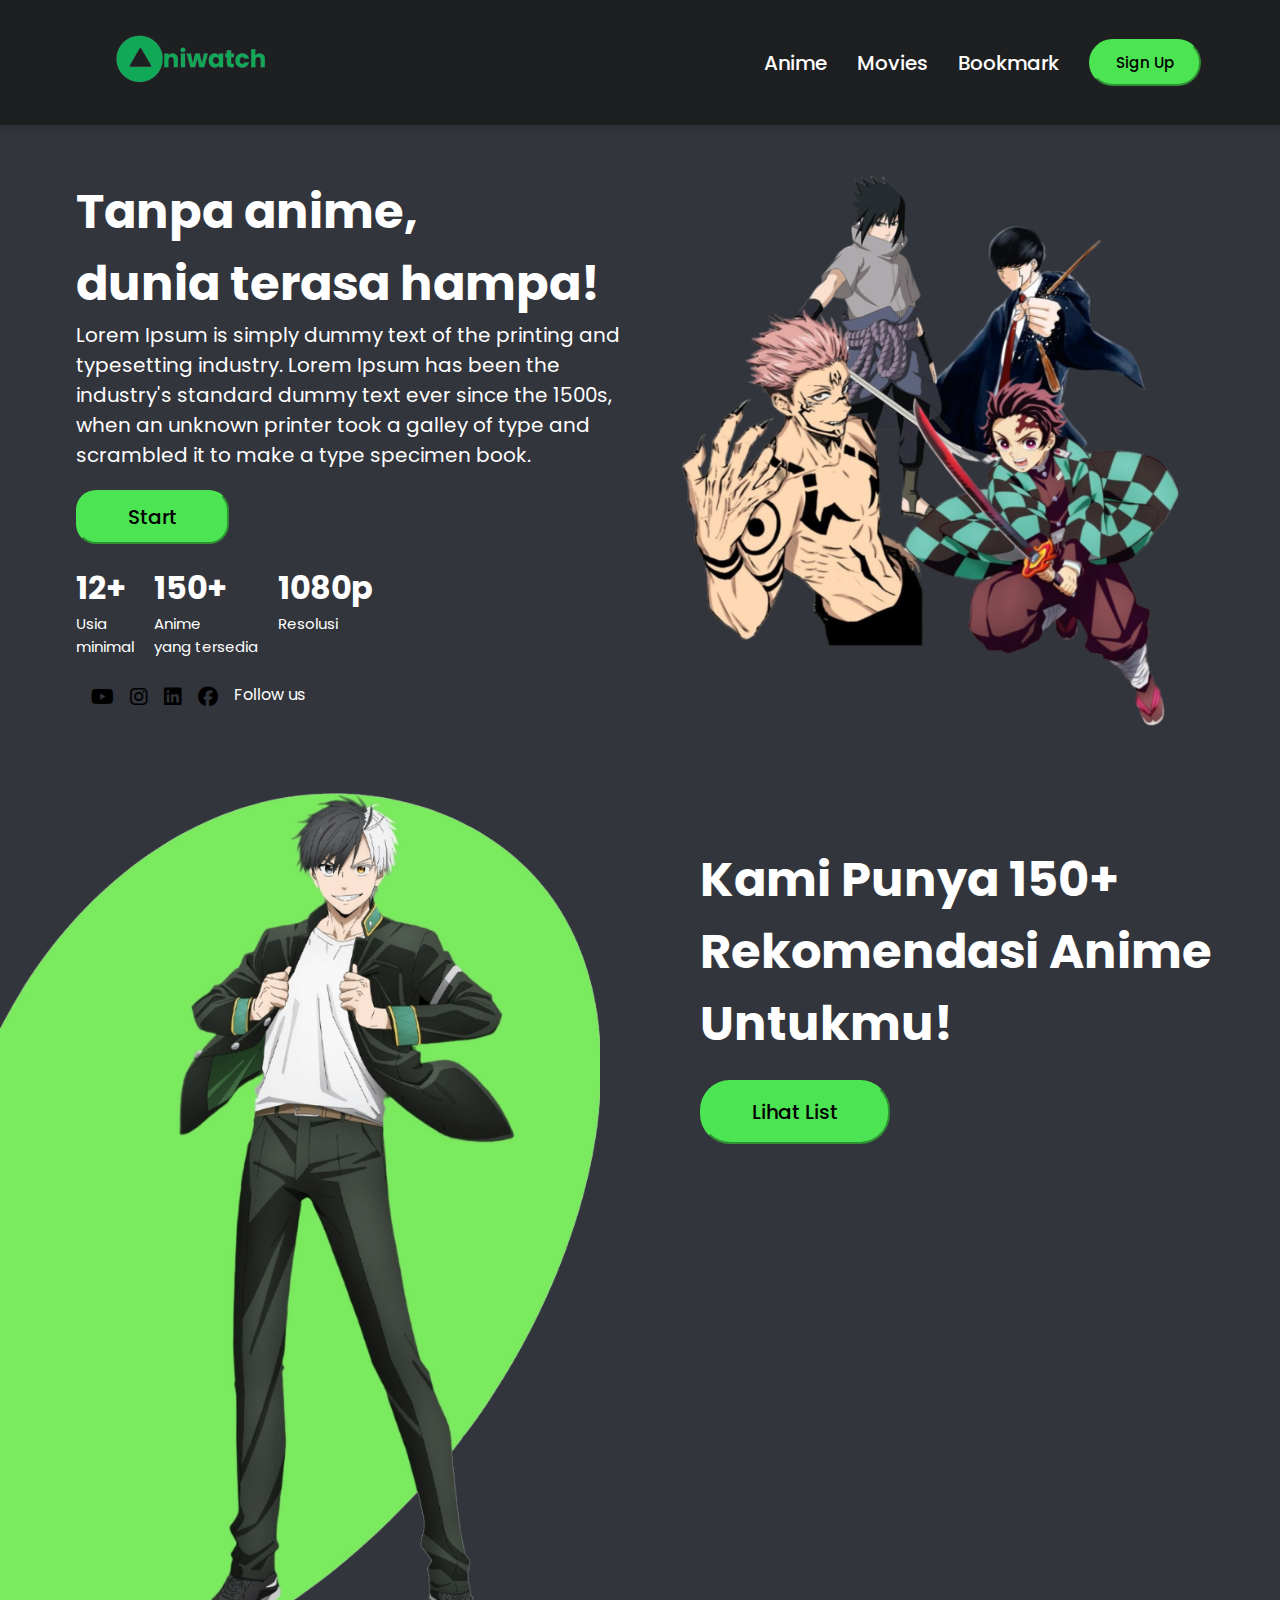
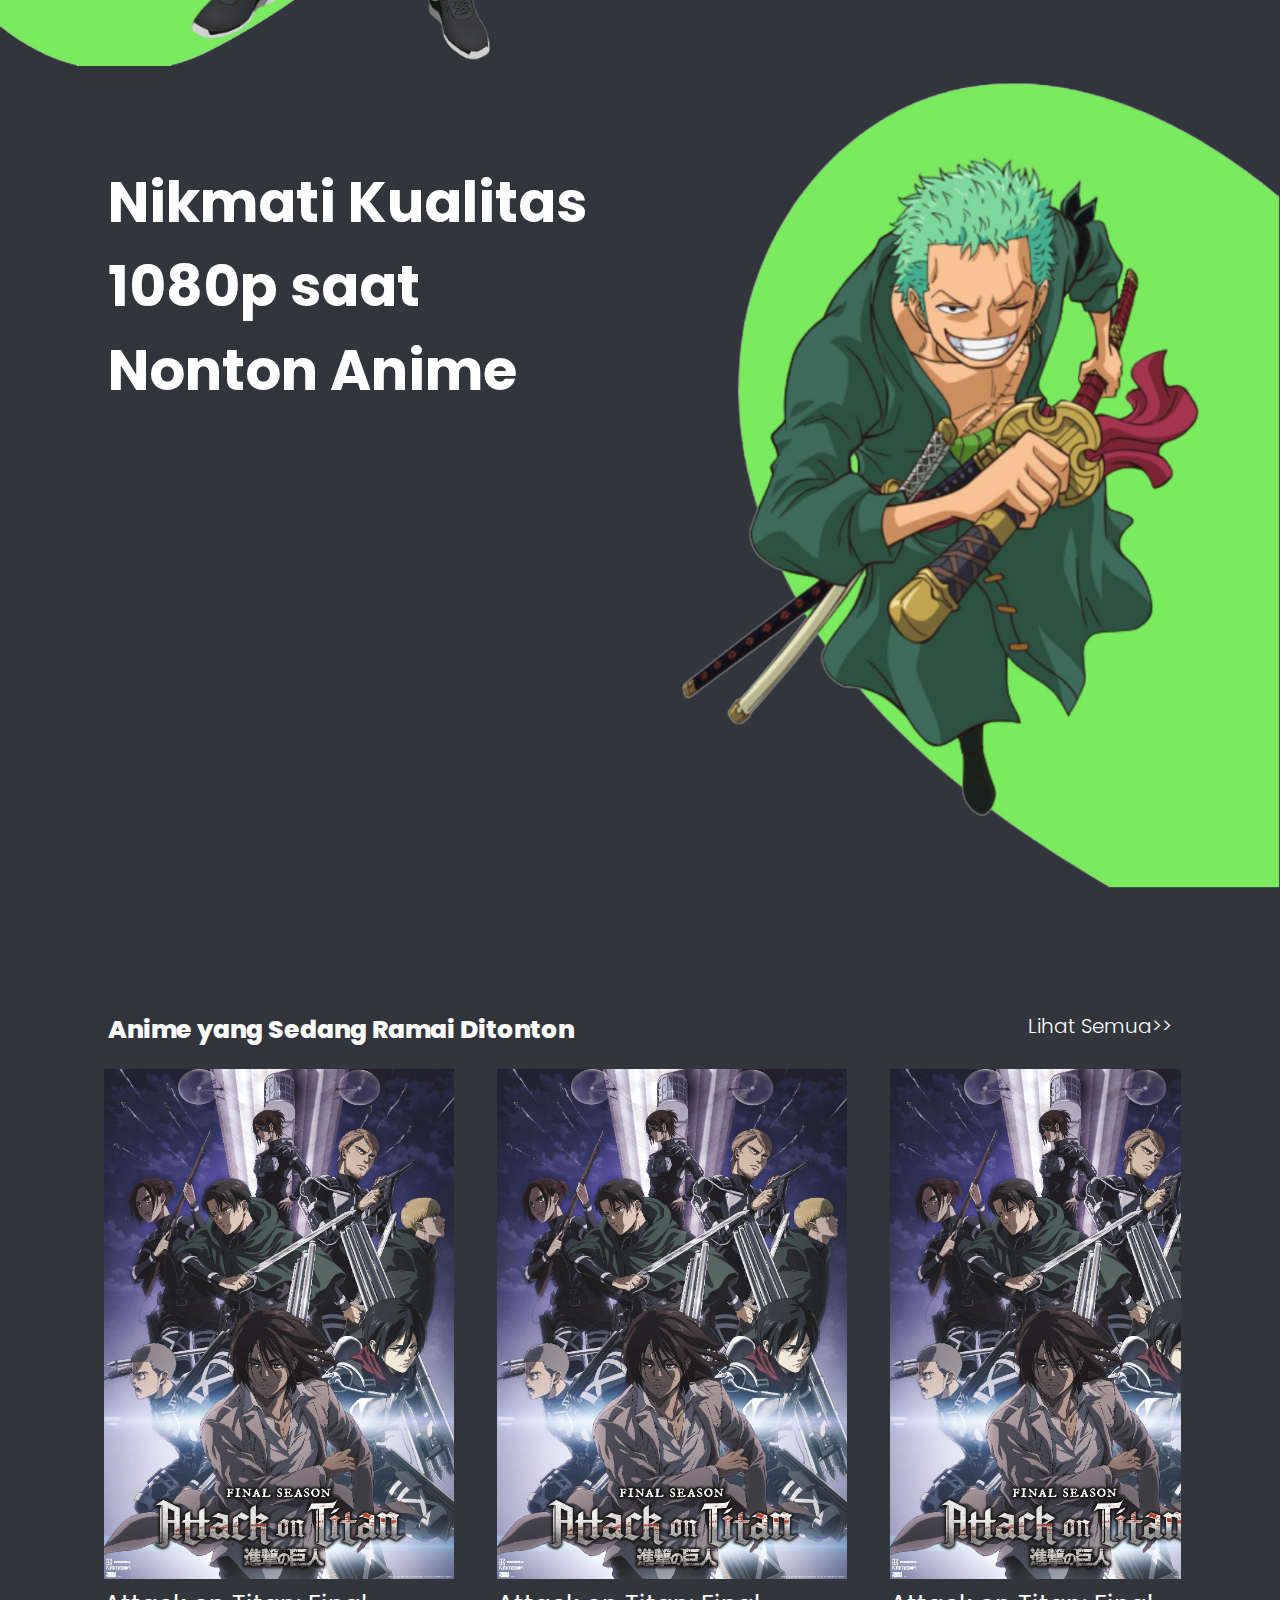
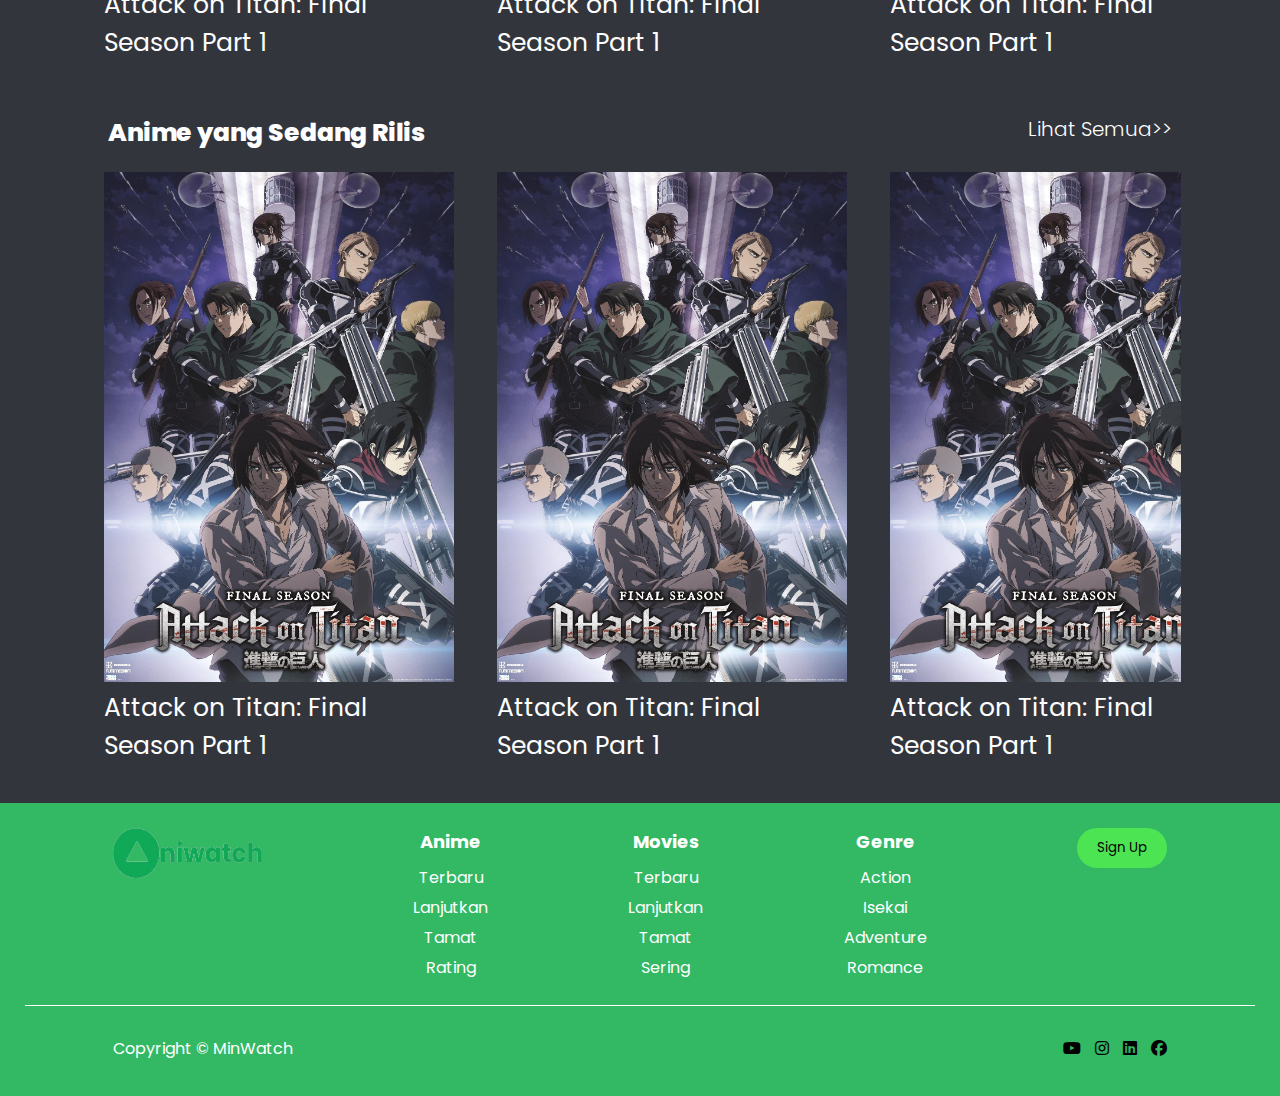
<file: index.html>
<!DOCTYPE html>
<html lang="en" dir="ltr">

<head>
  <meta charset="UTF-8">
  <meta name="viewport" content="width=device-width, initial-scale=1.0">
  <title>AniWatch</title>
  <link rel="stylesheet" href="css/style.css">
  <link rel="stylesheet" href="https://cdnjs.cloudflare.com/ajax/libs/font-awesome/6.6.0/css/all.min.css" />
  <meta name="viewport" content="width=device-width, initial-scale=1.0">
</head>

<body>

  <!--Navbar-->
  <header>
    <nav>
      <div class="navbar">
        <div class="logo"><a href="#"><img src="assets/logo.png" alt=""></a></div>
        <div class="text">
          <ul class="menu">
            <li><a href="anime.html">Anime</a></li>
            <li><a href="movie.html">Movies</a></li>
            <li><a href="#">Bookmark</a></li>
            <li><a href="#"><button id="register-btn">Sign Up</button></a></li>
          </ul>
        </div>
      </div>
    </nav>
  </header>

  <!--Landing Page-->


  <!--Awal-->


  <div class="awal">
    <div class="text">
      <h1>Tanpa anime, <br>dunia terasa hampa!</h1>
      <p>Lorem Ipsum is simply dummy text of the printing and typesetting industry. Lorem Ipsum has been the industry's
        standard dummy text ever since the 1500s, when an unknown printer took a galley of type and scrambled it to make
        a type specimen book.</p>
      <div class="animebtn">
        <button id="anime-btn" onclick="location.href='anime.html'">Start</button>
      </div>
      <div class="subtext" style="display: flex; flex-direction: column;">
        <div class="content-subtext" style="display: flex; gap: 20px;">
          <div class="subtext1">
            <h5>12+</h5>
            <p>Usia<br>minimal</p>
          </div>
          <div class="subtext2">
            <h5>150+</h5>
            <p>Anime<br>yang tersedia</p>
          </div>
          <div class="subtext3">
            <h5>1080p</h5>
            <p>Resolusi</p>
          </div>
        </div>
        <div class="platform">
          <ul class="media">
            <li><a href="#"><i class="fa-brands fa-youtube"></i></a></li>
            <li><a href="#"><i class="fa-brands fa-instagram"></i></a></li>
            <li><a href="#"><i class="fa-brands fa-linkedin"></i></a></li>
            <li><a href="#"><i class="fa-brands fa-facebook"></i></a></li>
            <li>Follow us</li>
          </ul>
        </div>
      </div>
    </div>
    <div class="image">
      <img src="assets/Gambar WhatsApp 2024-10-08 pukul 18.45.04_38cdd464.png" alt="">
    </div>
  </div>



  <!--Isi-->

  <div class="container">
    <div class="image-section">
      <img src="assets/[removal.ai]_582ce6cf-5376-4970-bfce-9659dbd838e4-desain-tanpa-judul_X4RRFS.png"
        alt="Anime Character">
    </div>
    <div class="text-section">
      <h1>Kami Punya 150+ Rekomendasi Anime Untukmu!</h1>
      <button id="textsectionbtn">Lihat List</button>
    </div>
  </div>
  <div class="container1">
    <div class="text-section1">
      <h1>Nikmati Kualitas 1080p saat Nonton Anime</h1>
    </div>
    <div class="image-section1">
      <img src="assets/zoro.png" alt="Anime Character">
    </div>
  </div>

  <div class="texttitle">
    <div class="text1">
      <p>Anime yang Sedang Ramai Ditonton</p>
    </div>
    <div class="text2">
      <p>Lihat Semua>></p>
    </div>
  </div>


  <div class="wrapper">
    <div class="card">
      <img src="assets/aots1.jpg" alt="">
      <p>Attack on Titan: Final Season Part 1</p>
    </div>
    <div class="card">
      <img src="assets/aots1.jpg" alt="">
      <p>Attack on Titan: Final Season Part 1</p>
    </div>
    <div class="card">
      <img src="assets/aots1.jpg" alt="">
      <p>Attack on Titan: Final Season Part 1</p>
    </div>
    <div class="card">
      <img src="assets/aots1.jpg" alt="">
      <p>Attack on Titan: Final Season Part 1</p>
    </div>
    <div class="card">
      <img src="assets/aots1.jpg" alt="">
      <p>Attack on Titan: Final Season Part 1</p>
    </div>
  </div>

  <div class="texttitle1">
    <div class="text1">
      <p>Anime yang Sedang Rilis</p>
    </div>
    <div class="text2">
      <p>Lihat Semua>></p>
    </div>
  </div>

  <div class="wrapper">
    <div class="card">
      <img src="assets/aots1.jpg" alt="">
      <p>Attack on Titan: Final Season Part 1</p>
    </div>
    <div class="card">
      <img src="assets/aots1.jpg" alt="">
      <p>Attack on Titan: Final Season Part 1</p>
    </div>
    <div class="card">
      <img src="assets/aots1.jpg" alt="">
      <p>Attack on Titan: Final Season Part 1</p>
    </div>
    <div class="card">
      <img src="assets/aots1.jpg" alt="">
      <p>Attack on Titan: Final Season Part 1</p>
    </div>
    <div class="card">
      <img src="assets/aots1.jpg" alt="">
      <p>Attack on Titan: Final Season Part 1</p>
    </div>
  </div>

  <!-- Footer Section -->

  <footer>
    <div class="footer-container">
      <div class="logo-section">
        <img src="assets/logo1.png" alt="Logo" class="logo">
      </div>
      <div class="footer-links">
        <div class="footer-column">
          <h3>Anime</h3>
          <ul>
            <li>Terbaru</li>
            <li>Lanjutkan</li>
            <li>Tamat</li>
            <li>Rating</li>
          </ul>
        </div>
        <div class="footer-column">
          <h3>Movies</h3>
          <ul>
            <li>Terbaru</li>
            <li>Lanjutkan</li>
            <li>Tamat</li>
            <li>Sering</li>
          </ul>
        </div>
        <div class="footer-column">
          <h3>Genre</h3>
          <ul>
            <li>Action</li>
            <li>Isekai</li>
            <li>Adventure</li>
            <li>Romance</li>
          </ul>
        </div>
      </div>
      <div class="sign-up-section">
        <button id="footerbtn">Sign Up</button>
      </div>
    </div>
    <hr>
    <div class="footer-bottom">
      <p>Copyright © MinWatch</p>
      <div class="social-icons">
        <a href="#"><i class="fa-brands fa-youtube"></i></a>
        <a href="#"><i class="fa-brands fa-instagram"></i></a>
        <a href="#"><i class="fa-brands fa-linkedin"></i></a>
        <a href="#"><i class="fa-brands fa-facebook"></i></a>
      </div>
    </div>
  </footer>



</body>

</html>
</file>
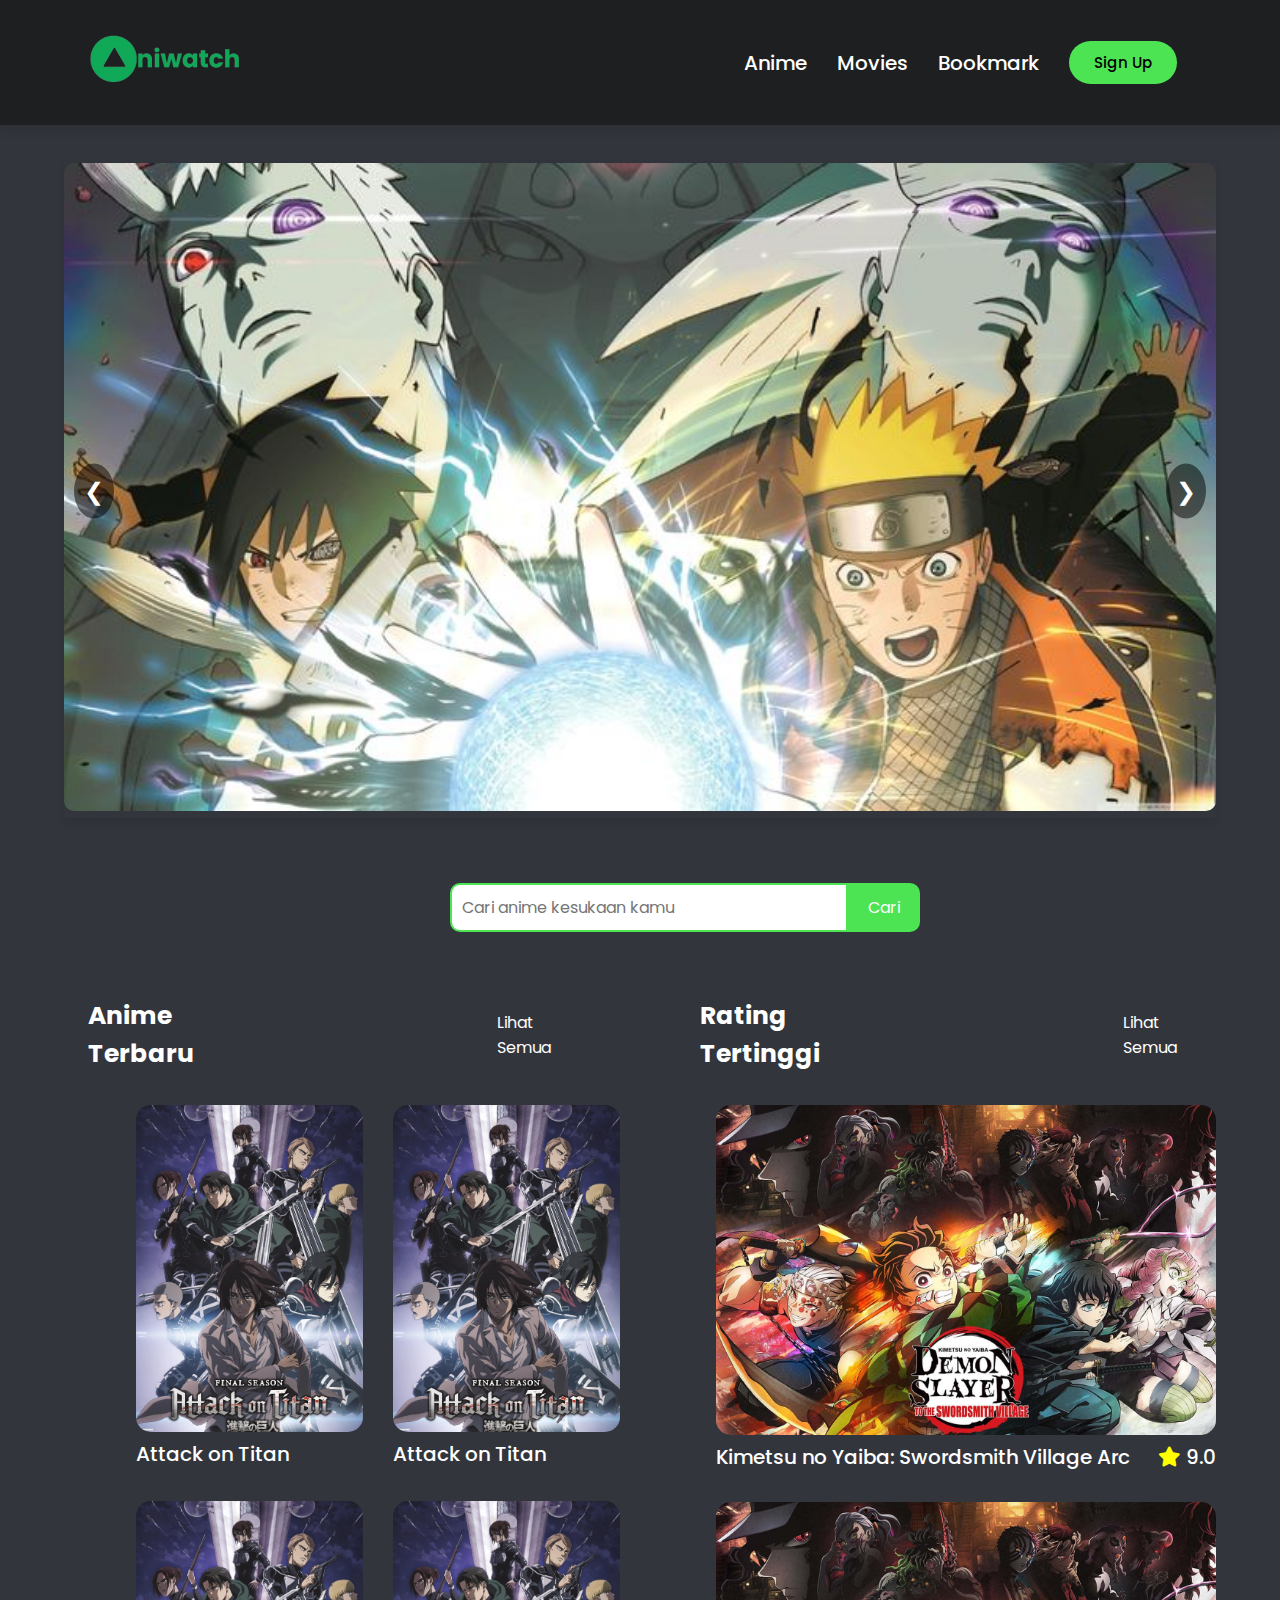
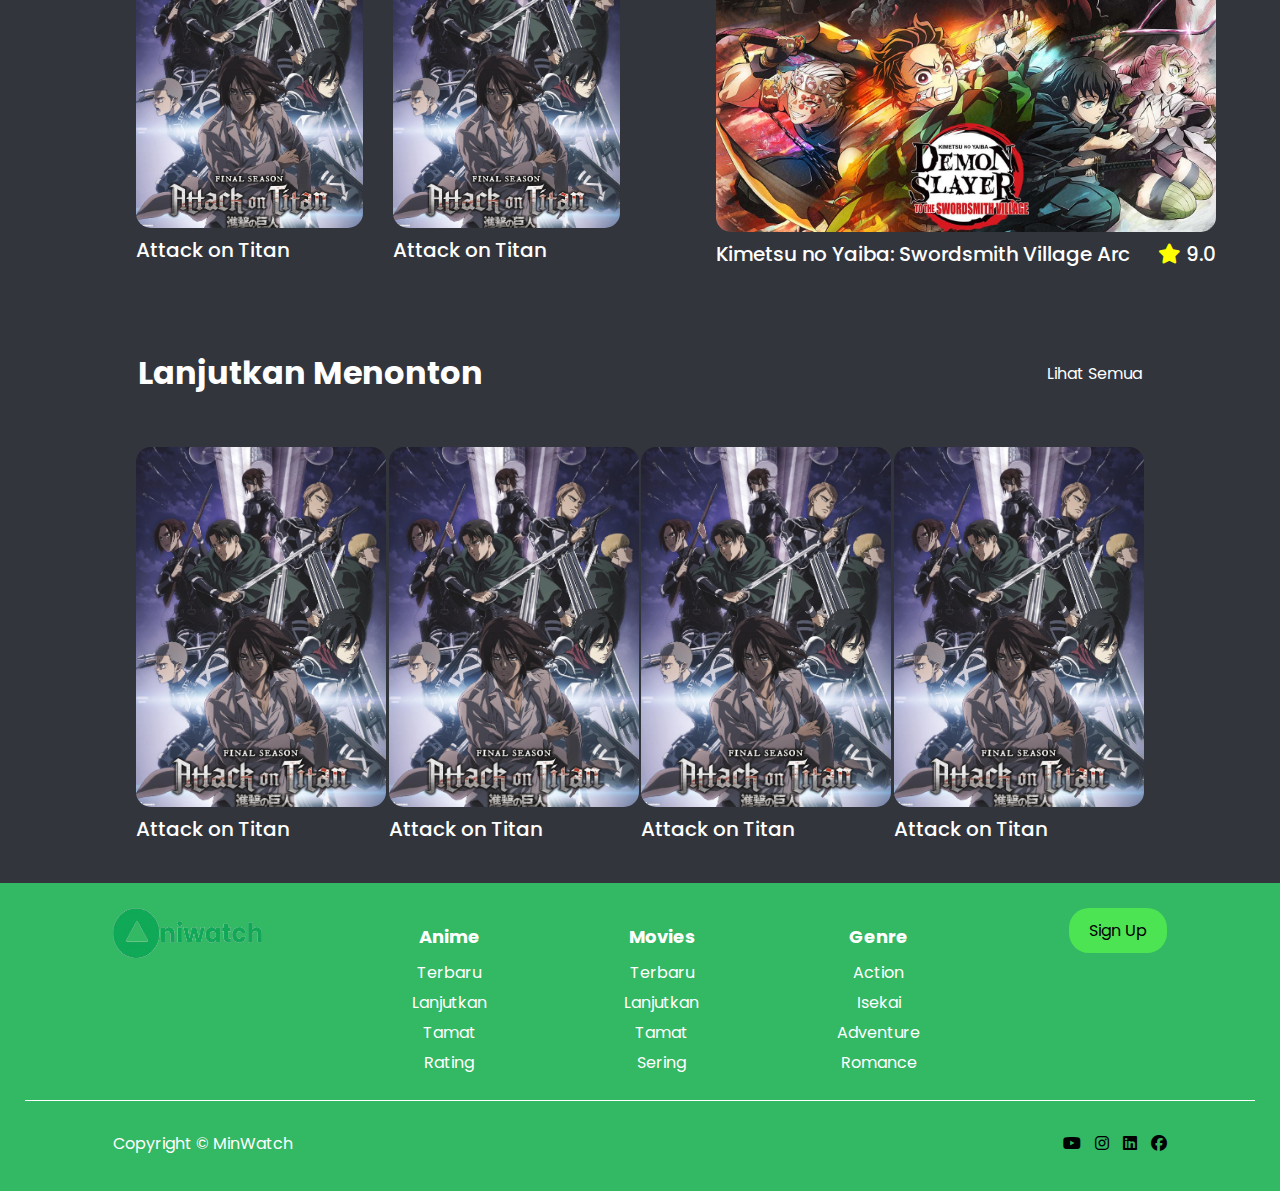
<file: anime.html>
<!DOCTYPE html>
<html lang="en">
<head>
    <meta charset="UTF-8">
    <meta name="viewport" content="width=device-width, initial-scale=1.0">
    <title>Document</title>
    <link rel="stylesheet" href="css/anime.css">
    <link rel="stylesheet" href="https://cdnjs.cloudflare.com/ajax/libs/font-awesome/6.6.0/css/all.min.css"/>
    
</head>
<body>
    <header>
        <nav>
          <div class="navbar">
            <div class="logo"><a href="#"><img src="assets/logo.png" alt=""></a></div>
              <div class="text">
                <ul class="menu">
                  <li><a href="#">Anime</a></li>
                  <li><a href="#">Movies</a></li>
                  <li><a href="#">Bookmark</a></li>
                  <li><a href="#"><button id="register-btn">Sign Up</button></a></li>
                </ul>
            </div>
          </div>
        </nav>
      </header>

    <!--Auto Scroll-->

    <div class="carousel">
        <div class="carousel-inner">
            <div class="carousel-item active">
                <img src="assets/naru.jpg" alt="Image 1">
            </div>
            <div class="carousel-item">
                <img src="assets/naru.jpg" alt="Image 2">
            </div>
            <div class="carousel-item">
                <img src="assets/naru.jpg" alt="Image 3">
            </div>
        </div>
        <button class="prev-btn" onclick="prevSlide()">&#10094;</button>
        <button class="next-btn" onclick="nextSlide()">&#10095;</button>
    </div>

    <script>
        let currentIndex = 0;
const slides = document.querySelectorAll('.carousel-item');

function showSlide(index) {
    const carouselInner = document.querySelector('.carousel-inner');
    const totalSlides = slides.length;

    // Wrap around if index goes out of bounds
    if (index >= totalSlides) {
        currentIndex = 0;
    } else if (index < 0) {
        currentIndex = totalSlides - 1;
    } else {
        currentIndex = index;
    }

    carouselInner.style.transform = `translateX(-${currentIndex * 100}%)`;
}

function nextSlide() {
    showSlide(currentIndex + 1);
}

function prevSlide() {
    showSlide(currentIndex - 1);
}

    </script>

    <!--Search Bar-->
    <div class="search-container">
        <form action="/search" method="GET">
            <input type="text" name="query" placeholder="Cari anime kesukaan kamu" required>
            <button type="submit">Cari</button>
        </form>
    </div>

    <!--Bagian Awal-->

    <div class="text">
        <div class="t1">
            <h1>Anime Terbaru</h1>
            <p>Lihat Semua</p>
        </div>
        <div class="t2">
            <h1>Rating Tertinggi</h1>
            <p>Lihat Semua</p>
        </div>
    </div>


    <div class="container">
        <div class="animeterbaru">
            <div class="anime1">
                <div class="card">
                <img src="assets/aots1.jpg" alt="">
                <p>Attack on Titan</p>
                </div>
                <div class="card">
                <img src="assets/aots1.jpg" alt="">
                <p>Attack on Titan</p>
                </div>
            </div>
            <div class="anime2">
                <div class="card">
                <img src="assets/aots1.jpg" alt="">
                <p>Attack on Titan</p>
                </div>
                <div class="card">
                <img src="assets/aots1.jpg" alt="">
                <p>Attack on Titan</p>
                </div>
            </div>
        </div>
        <div class="ratingtertinggi">
            <div class="anime3">
                <div class="card1">
                    <img src="assets/demonslayer.jpg" alt="">
                    <div class="cardtext">
                        <p>Kimetsu no Yaiba: Swordsmith Village Arc</p>
                        <h1><i class="fa-solid fa-star"></i>9.0</h1>
                    </div>
                </div>
                <div class="card1">
                    <img src="assets/demonslayer.jpg" alt="">
                    <div class="cardtext">
                        <p>Kimetsu no Yaiba: Swordsmith Village Arc</p>

                        <h1><i class="fa-solid fa-star"></i>9.0</h1>
                    </div>
                </div>
            </div>
        </div>
    </div>

    <!--Histori-->

    <div class="history">
        <div class="text-history">
            <h1>Lanjutkan Menonton</h1>
            <p>Lihat Semua</p>
        </div>
    </div>
    <div class="historynime">
        <div class="cardnime">
            <img src="assets/aots1.jpg" alt="">
            <p>Attack on Titan</p>
        </div>
        <div class="cardnime">
            <img src="assets/aots1.jpg" alt="">
            <p>Attack on Titan</p>
        </div>
        <div class="cardnime">
            <img src="assets/aots1.jpg" alt="">
            <p>Attack on Titan</p>
        </div>
        <div class="cardnime">
            <img src="assets/aots1.jpg" alt="">
            <p>Attack on Titan</p>
        </div>
    </div>


    <!--Footer-->

      <footer>
        <div class="footer-container">
            <div class="logo-section">
                <img src="assets/logo1.png" alt="Logo" class="logo">
            </div>
            <div class="footer-links">
                <div class="footer-column">
                    <h3>Anime</h3>
                    <ul>
                        <li>Terbaru</li>
                        <li>Lanjutkan</li>
                        <li>Tamat</li>
                        <li>Rating</li>
                    </ul>
                </div>
                <div class="footer-column">
                    <h3>Movies</h3>
                    <ul>
                        <li>Terbaru</li>
                        <li>Lanjutkan</li>
                        <li>Tamat</li>
                        <li>Sering</li>
                    </ul>
                </div>
                <div class="footer-column">
                    <h3>Genre</h3>
                    <ul>
                        <li>Action</li>
                        <li>Isekai</li>
                        <li>Adventure</li>
                        <li>Romance</li>
                    </ul>
                </div>
            </div>
            <div class="sign-up-section">
                <button id="footerbtn">Sign Up</button>
            </div>
        </div>
        <hr>
        <div class="footer-bottom">
            <p>Copyright © MinWatch</p>
            <div class="social-icons">
              <a href="#"><i class="fa-brands fa-youtube"></i></a>
              <a href="#"><i class="fa-brands fa-instagram"></i></a>
              <a href="#"><i class="fa-brands fa-linkedin"></i></a>
              <a href="#"><i class="fa-brands fa-facebook"></i></a>
            </div>
        </div>
    </footer>
</body>
    
</html>
</file>
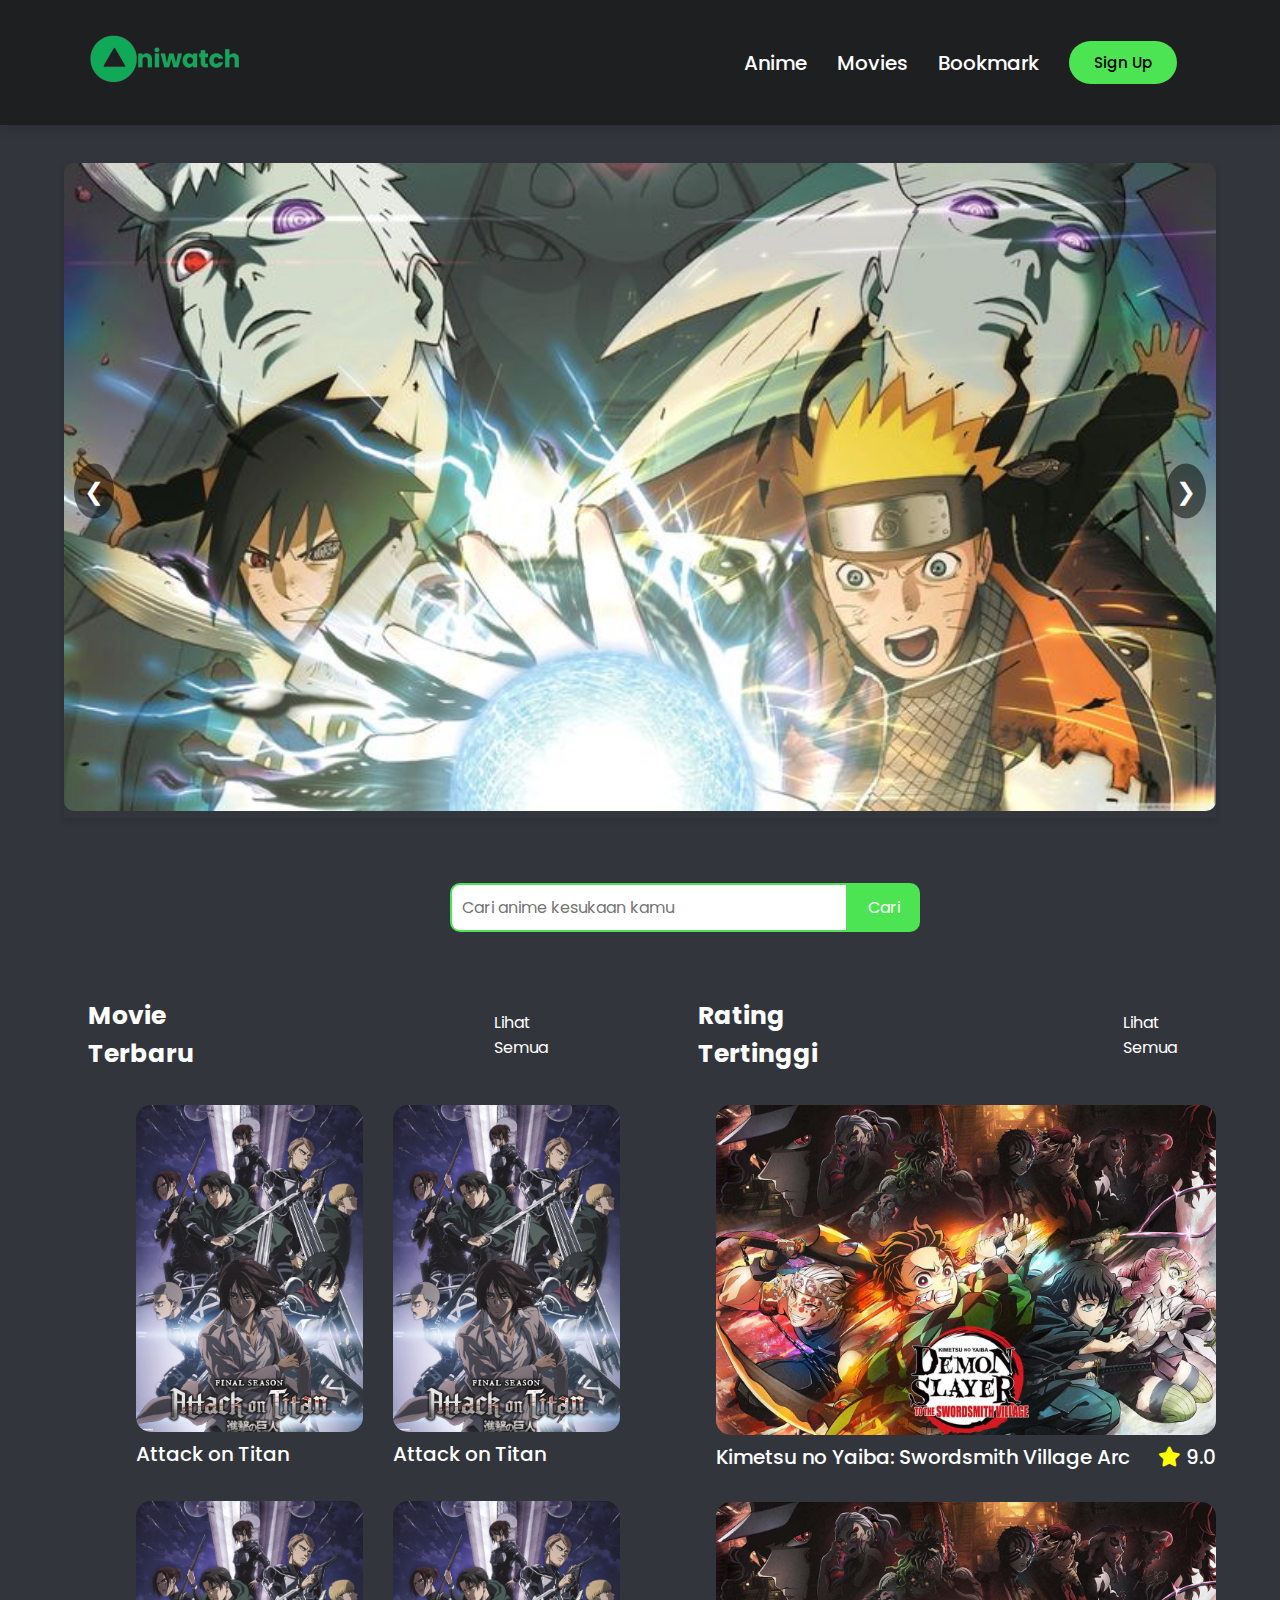
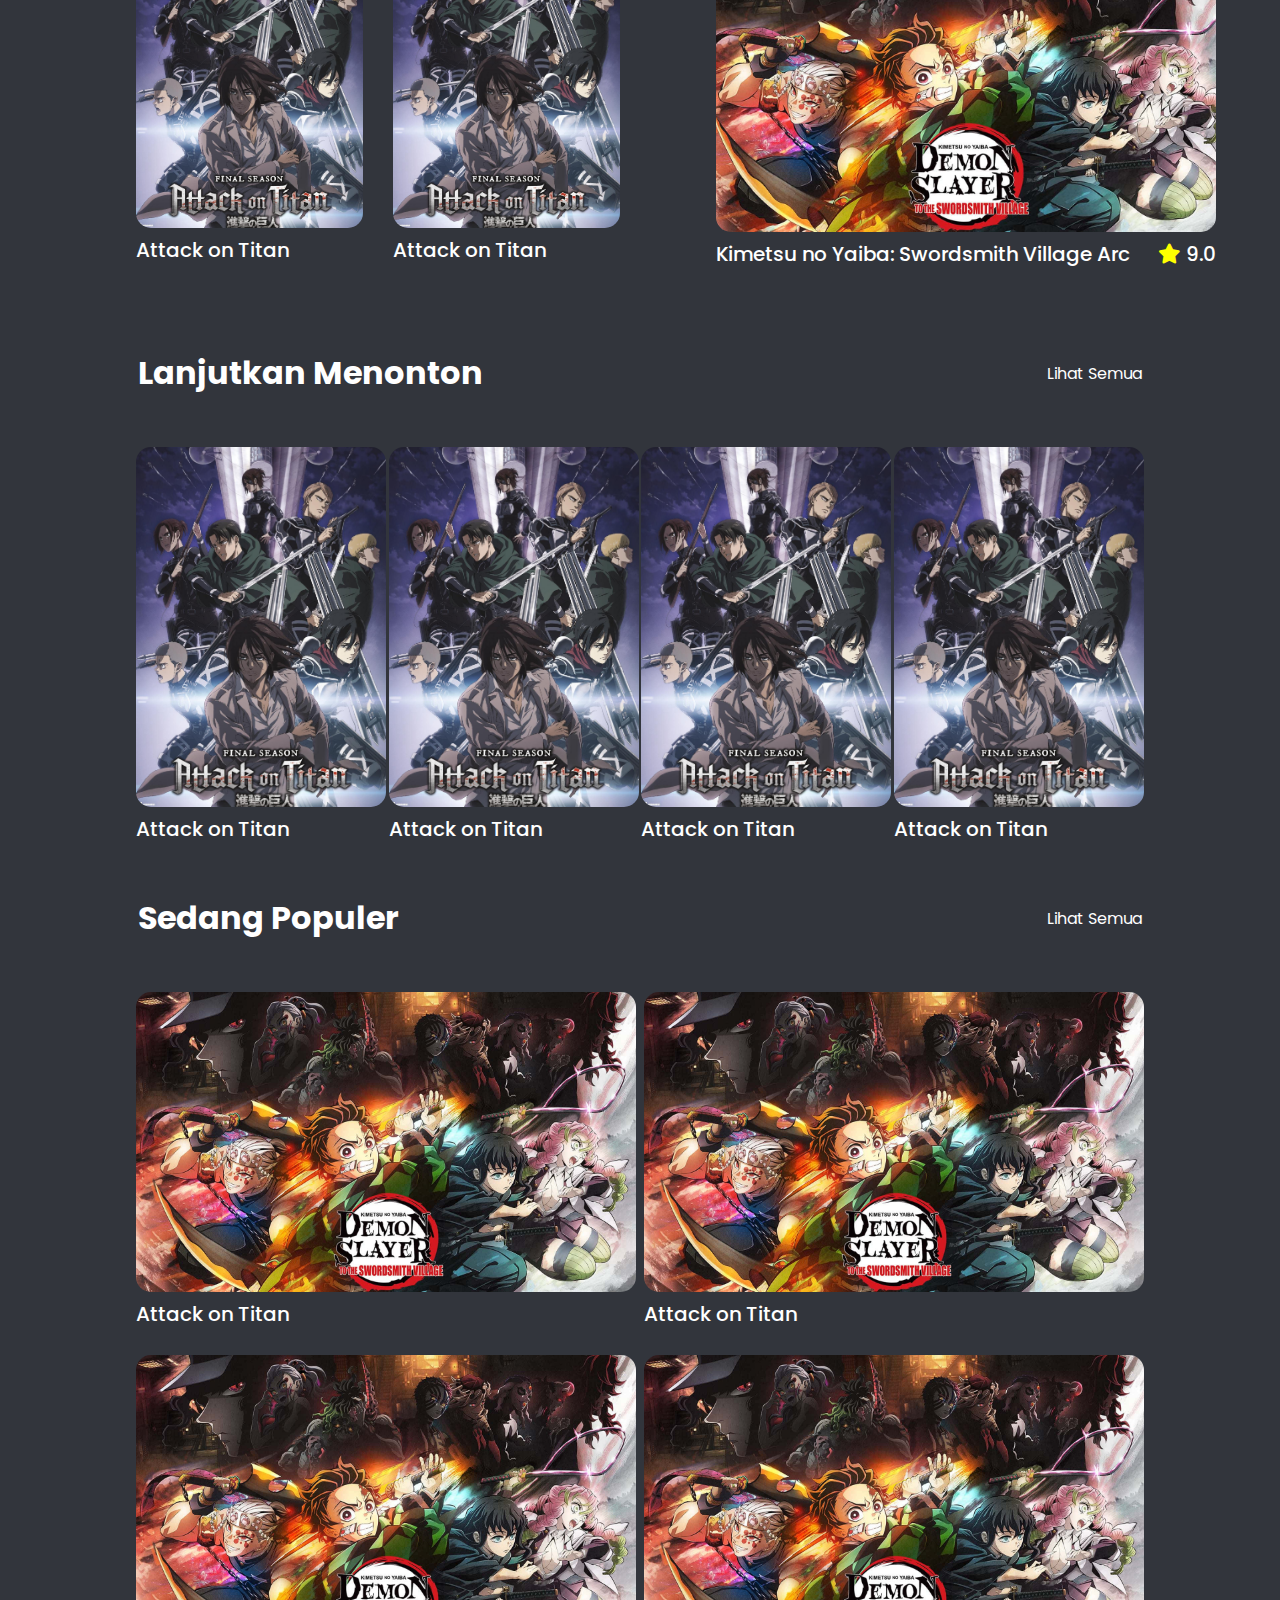
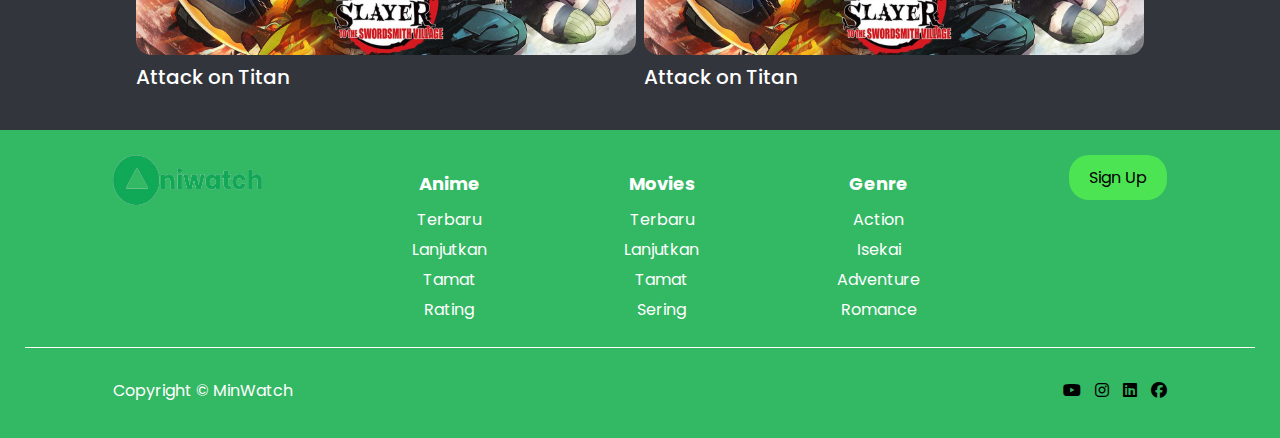
<file: movie.html>
<!DOCTYPE html>
<html lang="en">
<head>
    <meta charset="UTF-8">
    <meta name="viewport" content="width=device-width, initial-scale=1.0">
    <title>Document</title>
    <link rel="stylesheet" href="css/movie.css">
    <link rel="stylesheet" href="https://cdnjs.cloudflare.com/ajax/libs/font-awesome/6.6.0/css/all.min.css"/>
    
</head>
<body>
    <header>
        <nav>
          <div class="navbar">
            <div class="logo"><a href="index.html"><img src="assets/logo.png" alt=""></a></div>
              <div class="text">
                <ul class="menu">
                  <li><a href="anime.html">Anime</a></li>
                  <li><a href="movie.html">Movies</a></li>
                  <li><a href="#">Bookmark</a></li>
                  <li><a href="#"><button id="register-btn">Sign Up</button></a></li>
                </ul>
            </div>
          </div>
        </nav>
      </header>

    <!--Auto Scroll-->

    <div class="carousel">
        <div class="carousel-inner">
            <div class="carousel-item active">
                <img src="assets/naru.jpg" alt="Image 1">
            </div>
            <div class="carousel-item">
                <img src="assets/naru.jpg" alt="Image 2">
            </div>
            <div class="carousel-item">
                <img src="assets/naru.jpg" alt="Image 3">
            </div>
        </div>
        <button class="prev-btn" onclick="prevSlide()">&#10094;</button>
        <button class="next-btn" onclick="nextSlide()">&#10095;</button>
    </div>

    <script>
        let currentIndex = 0;
const slides = document.querySelectorAll('.carousel-item');

function showSlide(index) {
    const carouselInner = document.querySelector('.carousel-inner');
    const totalSlides = slides.length;

    // Wrap around if index goes out of bounds
    if (index >= totalSlides) {
        currentIndex = 0;
    } else if (index < 0) {
        currentIndex = totalSlides - 1;
    } else {
        currentIndex = index;
    }

    carouselInner.style.transform = `translateX(-${currentIndex * 100}%)`;
}

function nextSlide() {
    showSlide(currentIndex + 1);
}

function prevSlide() {
    showSlide(currentIndex - 1);
}

    </script>

    <!--Search Bar-->
    <div class="search-container">
        <form action="/search" method="GET">
            <input type="text" name="query" placeholder="Cari anime kesukaan kamu" required>
            <button type="submit">Cari</button>
        </form>
    </div>

    <!--Bagian Awal-->

    <div class="text">
        <div class="t1">
            <h1>Movie Terbaru</h1>
            <p>Lihat Semua</p>
        </div>
        <div class="t2">
            <h1>Rating Tertinggi</h1>
            <p>Lihat Semua</p>
        </div>
    </div>


    <div class="container">
        <div class="animeterbaru">
            <div class="anime1">
                <div class="card">
                <img src="assets/aots1.jpg" alt="">
                <a href="moviedetail.html"><p>Attack on Titan</p></a>
                </div>
                <div class="card">
                <img src="assets/aots1.jpg" alt="">
                <a href="moviedetail.html"><p>Attack on Titan</p></a>
                </div>
            </div>
            <div class="anime2">
                <div class="card">
                <img src="assets/aots1.jpg" alt="">
                <a href="moviedetail.html"><p>Attack on Titan</p></a>
                </div>
                <div class="card">
                <img src="assets/aots1.jpg" alt="">
                <a href="moviedetail.html"><p>Attack on Titan</p></a>
                </div>
            </div>
        </div>
        <div class="ratingtertinggi">
            <div class="anime3">
                <div class="card1">
                    <img src="assets/demonslayer.jpg" alt="">
                    <div class="cardtext">
                        <a href="moviedetail.html"><p>Kimetsu no Yaiba: Swordsmith Village Arc</p></a>
                        <h1><i class="fa-solid fa-star"></i>9.0</h1>
                    </div>
                </div>
                <div class="card1">
                    <img src="assets/demonslayer.jpg" alt="">
                    <div class="cardtext">
                        <a href="moviedetail.html"><p>Kimetsu no Yaiba: Swordsmith Village Arc</p></a>

                        <h1><i class="fa-solid fa-star"></i>9.0</h1>
                    </div>
                </div>
            </div>
        </div>
    </div>

    <!--Histori-->

    <div class="history">
        <div class="text-history">
            <h1>Lanjutkan Menonton</h1>
            <p>Lihat Semua</p>
        </div>
    </div>
    <div class="historynime">
        <div class="cardnime">
            <img src="assets/aots1.jpg" alt="">
            <a href="moviedetail.html"><p>Attack on Titan</p></a>
        </div>
        <div class="cardnime">
            <img src="assets/aots1.jpg" alt="">
            <a href="moviedetail.html"><p>Attack on Titan</p></a>
        </div>
        <div class="cardnime">
            <img src="assets/aots1.jpg" alt="">
            <a href="moviedetail.html"><p>Attack on Titan</p></a>
        </div>
        <div class="cardnime">
            <img src="assets/aots1.jpg" alt="">
            <a href="moviedetail.html"><p>Attack on Titan</p></a>
        </div>
    </div>
    
    <!--Most Popular-->
    <div class="populartext">
        <div class="text-popular">
            <h1>Sedang Populer</h1>
            <p>Lihat Semua</p>
        </div>
    </div>
    <div class="mostpopular">
        <div class="popularcard">
            <img src="assets/demonslayer.jpg" alt="">
            <a href="moviedetail.html"><p>Attack on Titan</p></a>
        </div>
        <div class="popularcard">
            <img src="assets/demonslayer.jpg" alt="">
            <a href="moviedetail.html"><p>Attack on Titan</p></a>
        </div>
    </div>
    <div class="mostpopular1">
        <div class="popularcard1">
            <img src="assets/demonslayer.jpg" alt="">
            <a href="moviedetail.html"><p>Attack on Titan</p></a>
        </div>
        <div class="popularcard1">
            <img src="assets/demonslayer.jpg" alt="">
            <a href="moviedetail.html"><p>Attack on Titan</p></a>
        </div>
    </div>

    <!--Footer-->

      <footer>
        <div class="footer-container">
            <div class="logo-section">
                <img src="assets/logo1.png" alt="Logo" class="logo">
            </div>
            <div class="footer-links">
                <div class="footer-column">
                    <h3>Anime</h3>
                    <ul>
                        <li>Terbaru</li>
                        <li>Lanjutkan</li>
                        <li>Tamat</li>
                        <li>Rating</li>
                    </ul>
                </div>
                <div class="footer-column">
                    <h3>Movies</h3>
                    <ul>
                        <li>Terbaru</li>
                        <li>Lanjutkan</li>
                        <li>Tamat</li>
                        <li>Sering</li>
                    </ul>
                </div>
                <div class="footer-column">
                    <h3>Genre</h3>
                    <ul>
                        <li>Action</li>
                        <li>Isekai</li>
                        <li>Adventure</li>
                        <li>Romance</li>
                    </ul>
                </div>
            </div>
            <div class="sign-up-section">
                <button id="footerbtn">Sign Up</button>
            </div>
        </div>
        <hr>
        <div class="footer-bottom">
            <p>Copyright © MinWatch</p>
            <div class="social-icons">
              <a href="#"><i class="fa-brands fa-youtube"></i></a>
              <a href="#"><i class="fa-brands fa-instagram"></i></a>
              <a href="#"><i class="fa-brands fa-linkedin"></i></a>
              <a href="#"><i class="fa-brands fa-facebook"></i></a>
            </div>
        </div>
    </footer>
</body>
    
</html>
</file>
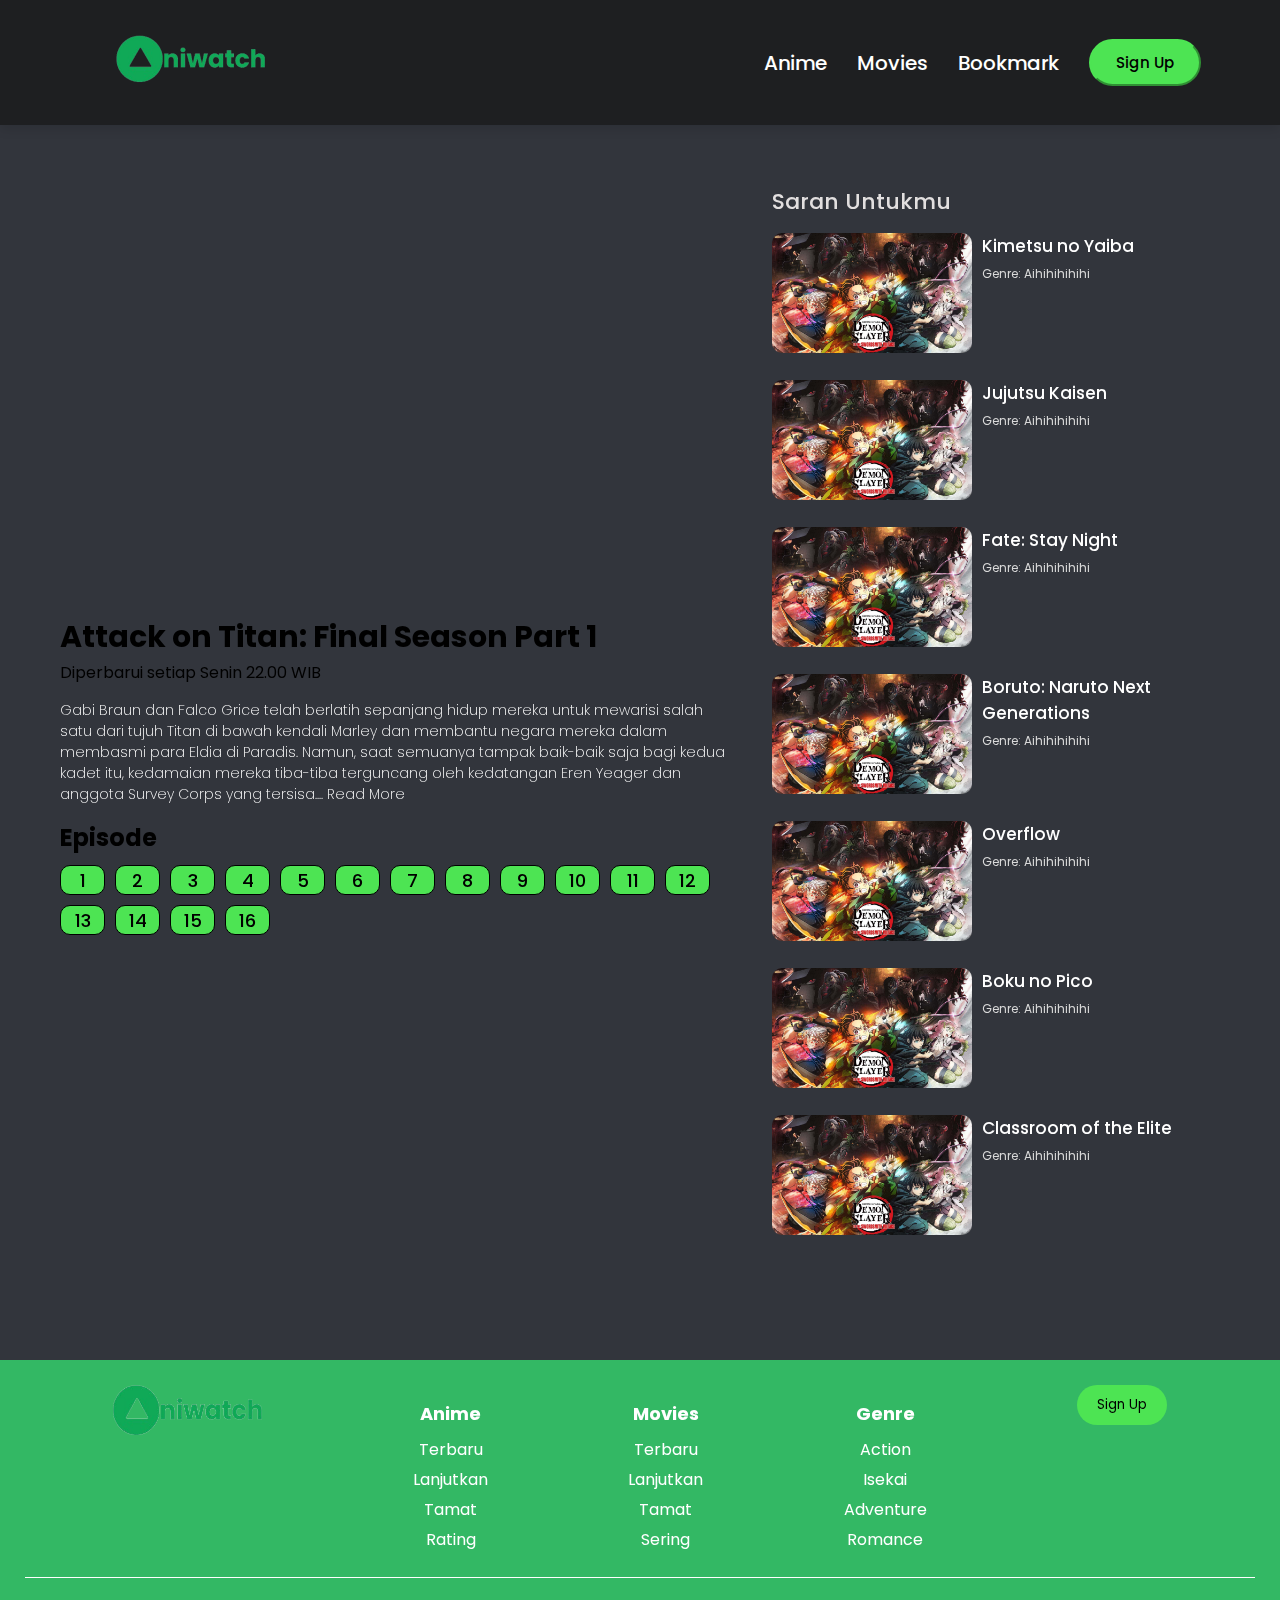
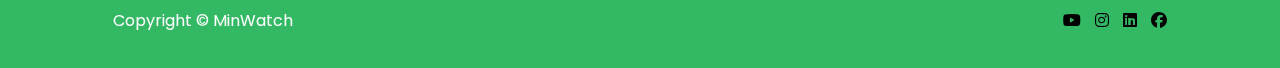
<file: nonton.html>
<!DOCTYPE html>
<html lang="id">
<head>
    <meta charset="UTF-8">
    <meta name="viewport" content="width=device-width, initial-scale=1.0">
    <title>Video Player</title>
    <link rel="stylesheet" href="https://cdnjs.cloudflare.com/ajax/libs/font-awesome/6.6.0/css/all.min.css" />
    <link rel="stylesheet" href="css/nonton.css">
</head>
<body>

    <header>
        <nav>
          <div class="navbar">
            <div class="logo"><a href="index.html"><img src="assets/logo.png" alt=""></a></div>
            <div class="text">
              <ul class="menu">
                <li><a href="anime.html">Anime</a></li>
                <li><a href="movie.html">Movies</a></li>
                <li><a href="#">Bookmark</a></li>
                <li><a href="#"><button id="register-btn">Sign Up</button></a></li>
              </ul>
            </div>
          </div>
        </nav>
      </header>
      <div class="iframe-container">
        <div class="video">
            <iframe src="https://www.blogger.com/video.g?token=AD6v5dwnbLWNqkFjK4VqGJYNTq8GRLnfZehZnB5klOKXlySIEICCTYnCDfkienmb5K8zkLyCu5YRwxrauX7m3_vz7xhmxDGTtGZjVIikq9PbO5ZcZ3gFTf6T8rEsJWRrTE6OH_a2LgQ" title="Video Player" allowfullscreen></iframe>
            <div class="animetitle">
                <h1>Attack on Titan: Final Season Part 1</h1>
            </div>
            <div class="animeupdate">
                <div class="additional">
                    <div class="txt">
                        <p>Diperbarui setiap Senin 22.00 WIB</p>
                    </div>
            <div class="animedesc">
                <p>Gabi Braun dan Falco Grice telah berlatih sepanjang hidup mereka untuk mewarisi salah satu dari tujuh Titan di bawah kendali Marley dan membantu negara mereka dalam membasmi para Eldia di Paradis. Namun, saat semuanya tampak baik-baik saja bagi kedua kadet itu, kedamaian mereka tiba-tiba terguncang oleh kedatangan Eren Yeager dan anggota Survey Corps yang tersisa.<span id="dots">...</span><span id="more"> Setelah akhirnya mencapai ruang bawah tanah keluarga Yeager dan mengetahui tentang sejarah kelam seputar para Titan, Survey Corps akhirnya menemukan jawaban yang sangat ingin mereka ungkap. Dengan kebenaran yang kini ada di tangan mereka, kelompok itu berangkat menuju dunia di balik tembok.</span> <a onclick="myFunction()" id="myBtn">Read More</a></p>
            </div>

                </div>
            </div>
            <div class="episodes">
                <h3>Episode</h3>
                <span>1</span><span>2</span><span>3</span><span>4</span><span>5</span><span>6</span><span>7</span><span>8</span><span>9</span><span>10</span><span>11</span><span>12</span><span>13</span><span>14</span><span>15</span><span>16</span>
              </div>
        </div>
        <div class="sidebar">
            <h2>Saran Untukmu</h2>
             <div class="list">
                <div class="listimage"><img src="assets/demonslayer.jpg" alt=""></div>
                <div class="listtext">
                    <h3 class="list-title">Kimetsu no Yaiba</h3>
                    <p>Genre: Aihihihihihi</p>
                </div>
             </div>
             <div class="list">
                <div class="listimage"><img src="assets/demonslayer.jpg" alt=""></div>
                <div class="listtext">
                    <h3 class="list-title">Jujutsu Kaisen</h3>
                    <p>Genre: Aihihihihihi</p>
                </div>
             </div>
             <div class="list">
                <div class="listimage"><img src="assets/demonslayer.jpg" alt=""></div>
                <div class="listtext">
                    <h3 class="list-title">Fate: Stay Night</h3>
                    <p>Genre: Aihihihihihi</p>
                </div>
             </div>
             <div class="list">
                <div class="listimage"><img src="assets/demonslayer.jpg" alt=""></div>
                <div class="listtext">
                    <h3 class="list-title">Boruto: Naruto Next Generations</h3>
                    <p>Genre: Aihihihihihi</p>
                </div>
             </div>
             <div class="list">
                <div class="listimage"><img src="assets/demonslayer.jpg" alt=""></div>
                <div class="listtext">
                    <h3 class="list-title">Overflow</h3>
                    <p>Genre: Aihihihihihi</p>
                </div>
             </div>
             <div class="list">
                <div class="listimage"><img src="assets/demonslayer.jpg" alt=""></div>
                <div class="listtext">
                    <h3 class="list-title">Boku no Pico</h3>
                    <p>Genre: Aihihihihihi</p>
                </div>
             </div>
             <div class="list">
                <div class="listimage"><img src="assets/demonslayer.jpg" alt=""></div>
                <div class="listtext">
                    <h3 class="list-title">Classroom of the Elite</h3>
                    <p>Genre: Aihihihihihi</p>
                </div>
             </div>
             
             </div>
        </div>
    </div>

    <footer>
        <div class="footer-container">
          <div class="logo-section">
            <img src="assets/logo1.png" alt="Logo" class="logo">
          </div>
          <div class="footer-links">
            <div class="footer-column">
              <h3>Anime</h3>
              <ul>
                <li>Terbaru</li>
                <li>Lanjutkan</li>
                <li>Tamat</li>
                <li>Rating</li>
              </ul>
            </div>
            <div class="footer-column">
              <h3>Movies</h3>
              <ul>
                <li>Terbaru</li>
                <li>Lanjutkan</li>
                <li>Tamat</li>
                <li>Sering</li>
              </ul>
            </div>
            <div class="footer-column">
              <h3>Genre</h3>
              <ul>
                <li>Action</li>
                <li>Isekai</li>
                <li>Adventure</li>
                <li>Romance</li>
              </ul>
            </div>
          </div>
          <div class="sign-up-section">
            <button id="footerbtn">Sign Up</button>
          </div>
        </div>
        <hr>
        <div class="footer-bottom">
          <p>Copyright © MinWatch</p>
          <div class="social-icons">
            <a href="#"><i class="fa-brands fa-youtube"></i></a>
            <a href="#"><i class="fa-brands fa-instagram"></i></a>
            <a href="#"><i class="fa-brands fa-linkedin"></i></a>
            <a href="#"><i class="fa-brands fa-facebook"></i></a>
          </div>
        </div>
      </footer>
    <script>
        function myFunction() {
  var dots = document.getElementById("dots");
  var moreText = document.getElementById("more");
  var btnText = document.getElementById("myBtn");

  if (dots.style.display === "none") {
    dots.style.display = "inline";
    btnText.innerHTML = "Read more";
    moreText.style.display = "none";
  } else {
    dots.style.display = "none";
    btnText.innerHTML = "Read less";
    moreText.style.display = "inline";
  }
}

    </script>
</body>
</html>
</file>
<file: css/style.css>
@import url('https://fonts.googleapis.com/css2?family=Poppins:wght@200;300;400;500;600;700&display=swap');
*{
  margin: 0;
  padding: 0;
  box-sizing: border-box;
  font-family: 'Poppins', sans-serif;
}
::-webkit-scrollbar{
  display: none;
}
body{
  background-color: #32353C;
}
nav{
 position: relative;
 left: 0;
 top: 0;
 width: 100%;
 height: 125px;
 background: #1E1F21;
 box-shadow: 0 5px 10px rgba(0, 0, 0, 0.1);
}
nav .navbar{
 display: flex;
 align-items: center;
 justify-content: space-between;
 height: 100%;
 max-width: 90%;
 background: #1E1F21;
 margin: auto;

}
nav .navbar .logo a img{
  width: 250px;
  height: 250px;
  margin-top: 20px;
}

nav .navbar .menu{
  display: flex;
  margin-left: 20px;
  align-items: center;
}
.navbar .menu li{
  list-style: none;
  margin: 0 15px;
}
.navbar .menu li a{
  color: #fff;
  font-size: 20px;
  font-weight: 500;
  text-decoration: none;
  transition: ease-in-out 0.4ms;
}
.navbar .menu li a:hover{
  text-decoration: underline;
  text-decoration-color: #4DE453;
}

.navbar .menu .login{
  display: flex;
}
.navbar .login li{
  list-style: none;
}

.menu #register-btn{
  color: #000;
  font-size: 15px;
  font-weight: 500;
  padding-top: 10px;
  padding-bottom: 10px;
  padding-left: 25px;
  padding-right: 25px;
  text-decoration: none;
  border-radius: 35px;
  border-color: #4de453;
  background-color: #4DE453;
  transition: all 0.4ms;
}

.menu #register-btn:hover{
  color: #4DE453;
  background-color: #000;
  border-color: #4DE453;
}


/*Landing Page*/

.awal{
  padding: 4%;
  display:flex;
  gap: 3rem;
  margin-left: 25px;
}
.text{
  display: flex;
  flex-direction: column;
}
.awal .text h1{
  font-size: 3rem;
  color: #fff;
}

.awal .text p{
  color: #fff ;
  font-size: 20px;
}

.awal .image img{
  width: 500px;
  height: 550px;
  margin-right: 3rem;
}

.awal .subtext{
  display: flex;
  gap: 1.5rem;
  flex-direction: row;
  color: #fff;
  margin-top: 20px;
}
.awal .subtext h5{
  font-size: 2rem;
}
.awal .subtext p{
  font-size: 15px;
}
.animebtn #anime-btn{
  margin-top: 20px;
  color: #000;
  font-size: 20px;
  font-weight: 500;
  padding-top: 10px;
  padding-bottom: 10px;
  padding-left: 50px;
  padding-right: 50px;
  text-decoration: none;
  border-radius: 20px;
  border-color: #4de453;
  background-color: #4DE453;
  transition: all 0.4ms;
}
.animebtn #anime-btn:hover{
  color: #4DE453;
  background-color: #000;
  border-color: #4DE453;
}

.media{
  display:flex;
  gap: 1rem;
  margin-left: 20px;
}

.media{
  list-style: none;
  margin: 0 15px;
}
.media li a{
  color: #000;
  font-size: 20px;
  font-weight: 800;
  text-decoration: none;
}

.container {
  display: flex;
  border-radius: 15px;
  position: relative;
}

.image-section img {
  max-width: 600px;
  height: auto;
}

.text-section {
  color: #fff;
  padding: 40px;
  margin-left: 60px;
  margin-top: 20px;
}

.text-section h1 {
  font-size: 3rem;
  line-height: 1.5;
}

.text-section #textsectionbtn{
  margin-top: 20px;
  color: #000;
  font-size: 20px;
  font-weight: 500;
  padding-top: 15px;
  padding-bottom: 15px;
  padding-left: 50px;
  padding-right: 50px;
  text-decoration: none;
  border-radius: 30px;
  border-color: #4de453;
  background-color: #4DE453;
  transition: all 0.4ms;
}
.text-section #textsectionbtn:hover{
  color: #4DE453;
  background-color: #000;
  border-color: #4DE453;
}
.container1 {
  display: flex;
  border-radius: 15px;
  position: relative;
}

.image-section1 img {
  max-width: 600px;
  height: auto;
}

.text-section1 {
  color: white;
  padding: 3rem;
  margin-left: 60px;
  margin-top: 40px;
}

.text-section1 h1 {
  font-size: 3.5rem;
  line-height: 1.5;
}

.texttitle{
  display: flex;
  margin-left: 5.5rem;
  margin-right: 5.5rem;
  margin-top: 6rem;
  padding: 20px;
  justify-content: space-between;
  color: #fff;
}

.texttitle .text1 p{
  font-size: 25px;
  font-weight: 750;
}
.texttitle .text2 p{
  font-size: 20px;
  font-weight: 300;
}

.wrapper{
  margin-left: 6.5rem;
  margin-right: 6.2rem;
  display: flex;
  justify-content: space-between;
  overflow-x: auto;
  gap: 4%;
}

.wrapper::-webkit-scrollbar{
  width: 0;
}

.wrapper .card img{
  width: 350px;
  height: 510px;
}
.wrapper .card p{
  font-size: 25px;
  color: #fff;
}

.texttitle1{
  display: flex;
  margin-left: 5.5rem;
  margin-right: 5.5rem;
  margin-top: 2rem;
  padding: 20px;
  justify-content: space-between;
  color: #fff;
}

.texttitle1 .text1 p{
  font-size: 25px;
  font-weight: 750;
}
.texttitle1 .text2 p{
  font-size: 20px;
  font-weight: 300;
}

footer {
  background-color: #33B864;
  color: white;
  text-align: center;
  padding: 25px;
  margin-top: 3%;
}

.footer-container {
  display: flex;
  justify-content: space-between;
  align-items: flex-start;
  flex-wrap: wrap;
  margin-left: 5.5rem;
  margin-right: 5.5rem;
}

.footer-container img{
  width: 150px;
  height: 50px;
}

.logo-section {
  display: flex;
  align-items: center;
  margin-bottom: 20px;
}

.footer-links {
  display: flex;
  justify-content: space-around;
  flex-grow: 1;
  margin-left: 5rem;
  margin-right: 5rem;
}

.footer-column h3 {
  font-size: 18px;
  margin-bottom: 10px;
  color: white;
}

.footer-column ul {
  list-style: none;
}

.footer-column ul li {
  margin-bottom: 5px;
  color: white;
}

.sign-up-section button {
  background-color: #4de453;
  color: #000;
  border: none;
  padding: 10px 20px;
  border-radius: 20px;
  cursor: pointer;
}
.sign-up-section #footerbtn:hover{
  color: #4DE453;
  background-color: #000;
  border-color: #4DE453;
}

.sign-up-section button:hover {
  background-color: #3ac47d;
}

hr {
  border: 0;
  border-top: 1px solid white;
  margin: 20px 0;
}

.footer-bottom {
  display: flex;
  justify-content: space-between;
  align-items: center;
  flex-wrap: wrap;
  margin-left: 5.5rem;
  margin-right: 5.5rem;
}

.footer-bottom p {
  margin: 10px 0;
}

.social-icons a {
  margin-left: 10px;
  color: #000;
  font-size: 25spx;
}
</file>
<file: css/anime.css>
@import url('https://fonts.googleapis.com/css2?family=Poppins:wght@200;300;400;500;600;700&display=swap');
*{
  margin: 0;
  padding: 0;
  box-sizing: border-box;
  font-family: 'Poppins', sans-serif;
}
::-webkit-scrollbar{
  display: none;
}
body{
  background-color: #32353C;
}
nav{
    position: relative;
    left: 0;
    top: 0;
    width: 100%;
    height: 125px;
    background: #1E1F21;
    box-shadow: 0 5px 10px rgba(0, 0, 0, 0.1);
   }
   nav .navbar{
    display: flex;
    align-items: center;
    justify-content: space-between;
    height: 100%;
    max-width: 100%;
    background: #1E1F21;
    margin-left: 3%;
   
   }
   nav .navbar .logo a img{
     width: 250px;
     height: 250px;
     margin-top: 20px;
   }
   
   nav .navbar .menu{
     display: flex;
     margin-left: 20px;
     align-items: center;
   }
   .navbar .menu li{
     list-style: none;
     margin: 0 15px;
   }
   .navbar .menu li a{
     color: #fff;
     font-size: 20px;
     font-weight: 500;
     text-decoration: none;
     transition: ease-in-out 0.4ms;
   }
   .navbar .menu li a:hover{
     text-decoration: underline;
     text-decoration-color: #4DE453;
   }
   
   .navbar .menu .login{
     display: flex;
   }
   .navbar .login li{
     list-style: none;
   }
   
   .menu #register-btn{
     color: #000;
     font-size: 15px;
     font-weight: 500;
     padding-top: 10px;
     padding-bottom: 10px;
     padding-left: 25px;
     padding-right: 25px;
     text-decoration: none;
     border-radius: 35px;
     border-color: #4de453;
     background-color: #4DE453;
     transition: all 0.4ms;
   }
   
   .menu #register-btn:hover{
     color: #4DE453;
     background-color: #000;
     border-color: #4DE453;
   }


/*Auto Scroll*/

.carousel {
    margin-top: 3%;
    margin-left: 5%;
    position: relative;
    width: 90%;
    height: 75%;
    overflow: hidden;
    box-shadow: 0 4px 8px rgba(0, 0, 0, 0.1);
}

.carousel-inner {
    display: flex;
    transition: transform 0.5s ease;
}

.carousel-item {
    min-width: 100%;
}

.carousel-item img {
    width: 100%;
    border-radius: 10px;
}

.prev-btn, .next-btn {
    position: absolute;
    top: 50%;
    transform: translateY(-50%);
    background-color: rgba(0, 0, 0, 0.5);
    border: none;
    color: white;
    padding: 10px;
    font-size: 24px;
    cursor: pointer;
    z-index: 1;
    border-radius: 50%;
}

.prev-btn {
    left: 10px;
}

.next-btn {
    right: 10px;
}

.prev-btn:hover, .next-btn:hover {
    background-color: rgba(0, 0, 0, 0.8);
}

/*Search Bar*/

.search-container {
    width: 100%;
    max-width: 600px;
    padding: 25px;
    justify-content: center;
    align-items: center;
}

form {
    display: flex;
    width: 100%;
    padding: 40px;
    margin-left: 70%;
}

input[type="text"] {
    flex: 1;
    padding: 10px;
    border: 2px solid #4DE453;
    border-radius: 10px 0 0 10px;
    font-size: 16px;
}

button {
    padding: 10px 20px;
    background-color: #4de453;
    color: white;
    border: none;
    border-radius: 0 10px 10px 0;
    font-size: 16px;
    cursor: pointer;
}

button:hover {
    background-color: #45a049;
}
/*Bagian Awal*/

.text{
  margin-left: 5.5rem;
  margin-right: 5.5rem;
  display: flex;
  gap: 15vh;
  color: #fff;
  justify-content: center;
}

.t1{
    display: flex;
    gap: 30vh;
    align-items: center;
}

.t1 h1{
    font-size: 25px;
}

.t2{
    display: flex;
    gap: 30vh;
    align-items: center;
}

.t2 h1{
    font-size: 25px;
}

.container{
  display: flex;
}
.animeterbaru{
  display: flex;
  flex-direction: column;
  max-width: 50%;
  height: 100%;
}
.anime1{
  display: flex;
  gap: 30px;
  margin-left: 8.5rem;
  margin-top: 2rem;
}
.anime2{
  display: flex;
  gap: 30px;
  margin-left: 8.5rem;
  margin-top: 2rem;
  max-width: 100%;
}
.anime1 img{
  object-fit: cover;
  transition: all ease-in-out 0.2s;
  width: 227px;
  height: 327px;
  border-radius: 15px;
}
.anime1 img:hover{
  width: 247px;
  height: 347px;
}
.anime1 p{
  font-size: 20px;
  font-weight: 500;
  color: #fff;
}

.anime2 img{
  object-fit: cover;
  transition: all ease-in-out 0.2s;
  width: 227px;
  height: 327px;
  border-radius: 15px;
}
.anime2 img:hover{
  width: 247px;
  height: 347px;
}
.anime2 p{
  font-size: 20px;
  font-weight: 500;
  color: #fff;
}
.ratingtertinggi{
  max-width: 50%;
  height: 100%;
}
.anime3{
  margin-left: 6rem;
  gap: 30px;
  margin-top: 2rem;
}
.card1{
  margin-bottom: 30px;
}
.card1 .cardtext{
  display: flex;
  justify-content: space-between;
}
.cardtext i{
  margin-right: 5px;
  color: yellow;
}
.anime3 img{
  transition: all ease-in-out 0.2s;
  width: 500px;
  height: 330px;
  object-fit: cover;
  border-radius: 15px;
}
.anime3 img:hover{
  width: 520px;
  height: 350px;
}
.anime3 p{
  font-size: 20px;
  font-weight: 500;
  color: #fff;
}
.anime3 h1{
  font-size: 20px;
  font-weight: 500;
  color: #fff;
}
    
/*Histori*/
.history{
  margin-left: 5.5rem;
  margin-right: 5.5rem;
  padding: 50px;
}

.text-history{
  display: flex;
  justify-content: space-between;
  color: #fff;
  align-items: center;
}
.historynime{
  display: flex;
  justify-content: space-between;
  margin-left: 8.5rem;
  margin-right: 8.5rem;
}

.cardnime img{
  object-fit: cover;
  transition: all ease-in-out 0.2s;
  width: 250px;
  height: 360px;
  border-radius: 15px;
}
.cardnime img:hover{
  width: 270px;
  height: 380px;
}

.cardnime p{
  font-size: 20px;
  color: #fff;
  font-weight: 500;
}
/*Most Popular*/

.populartext{
  margin-left: 5.5rem;
  margin-right: 5.5rem;
  padding: 50px;
}
.text-popular{
  display: flex;
  justify-content: space-between;
  color: #fff;
  align-items: center;
}
.mostpopular{
  margin-left: 8.5rem;
  margin-right: 8.5rem;
  justify-content: space-between;
  display: flex;
}
.popularcard img{
  object-fit: cover;
  width: 500px;
  height: 300px;
  border-radius: 15px;
  transition: all ease-in-out 0.4s;
}

.popularcard img:hover{
  width: 520px;
  height: 320px;
}

.popularcard p{
  font-size: 20px;
  font-weight: 500;
  color: #fff;
}

.mostpopular1{
  margin-left: 8.5rem;
  margin-right: 8.5rem;
  justify-content: space-between;
  display: flex;
  margin-top: 2%;
}
.popularcard1 img{
  object-fit: cover;
  width: 500px;
  height: 300px;
  border-radius: 15px;
  transition: all ease-in-out 0.2s;
}
.popularcard1 img:hover{
  width: 520px;
  height: 320px;
}
.popularcard1 p{
  font-size: 20px;
  font-weight: 500;
  color: #fff;
}
a{
  text-decoration: none;
}
/*Footer*/

footer {
    background-color: #33B864;
    color: white;
    text-align: center;
    padding: 25px;
    margin-top: 3%;
  }
  
  .footer-container {
    display: flex;
    justify-content: space-between;
    align-items: flex-start;
    flex-wrap: wrap;
    margin-left: 5.5rem;
    margin-right: 5.5rem;
  }
  
  .footer-container img{
    width: 150px;
    height: 50px;
  }
  
  .logo-section {
    display: flex;
    align-items: center;
    margin-bottom: 20px;
  }
  
  .footer-links {
    display: flex;
    justify-content: space-around;
    flex-grow: 1;
    margin-left: 5rem;
    margin-right: 5rem;
    margin-top: 15px;
  }
  
  .footer-column h3 {
    font-size: 18px;
    margin-bottom: 10px;
    color: white;
  }
  
  .footer-column ul {
    list-style: none;
  }
  
  .footer-column ul li {
    margin-bottom: 5px;
    color: white;
  }
  
  .sign-up-section button {
    background-color: #4de453;
    color: #000;
    border: none;
    padding: 10px 20px;
    border-radius: 20px;
    cursor: pointer;
  }
  .sign-up-section #footerbtn:hover{
    color: #4DE453;
    background-color: #000;
    border-color: #4DE453;
  }
  
  .sign-up-section button:hover {
    background-color: #3ac47d;
  }
  
  hr {
    border: 0;
    border-top: 1px solid white;
    margin: 20px 0;
  }
  
  .footer-bottom {
    display: flex;
    justify-content: space-between;
    align-items: center;
    flex-wrap: wrap;
    margin-left: 5.5rem;
    margin-right: 5.5rem;
  }
  
  .footer-bottom p {
    margin: 10px 0;
  }
  
  .social-icons a {
    margin-left: 10px;
    color: #000;
    font-size: 25spx;
  }
</file>
<file: css/movie.css>
@import url('https://fonts.googleapis.com/css2?family=Poppins:wght@200;300;400;500;600;700&display=swap');
*{
  margin: 0;
  padding: 0;
  box-sizing: border-box;
  font-family: 'Poppins', sans-serif;
}
::-webkit-scrollbar{
  display: none;
}
body{
  background-color: #32353C;
}
nav{
    position: relative;
    left: 0;
    top: 0;
    width: 100%;
    height: 125px;
    background: #1E1F21;
    box-shadow: 0 5px 10px rgba(0, 0, 0, 0.1);
   }
   nav .navbar{
    display: flex;
    align-items: center;
    justify-content: space-between;
    height: 100%;
    max-width: 100%;
    background: #1E1F21;
    margin-left: 3%;
   
   }
   nav .navbar .logo a img{
     width: 250px;
     height: 250px;
     margin-top: 20px;
   }
   
   nav .navbar .menu{
     display: flex;
     margin-left: 20px;
     align-items: center;
   }
   .navbar .menu li{
     list-style: none;
     margin: 0 15px;
   }
   .navbar .menu li a{
     color: #fff;
     font-size: 20px;
     font-weight: 500;
     text-decoration: none;
     transition: ease-in-out 0.4ms;
   }
   .navbar .menu li a:hover{
     text-decoration: underline;
     text-decoration-color: #4DE453;
   }
   
   .navbar .menu .login{
     display: flex;
   }
   .navbar .login li{
     list-style: none;
   }
   
   .menu #register-btn{
     color: #000;
     font-size: 15px;
     font-weight: 500;
     padding-top: 10px;
     padding-bottom: 10px;
     padding-left: 25px;
     padding-right: 25px;
     text-decoration: none;
     border-radius: 35px;
     border-color: #4de453;
     background-color: #4DE453;
     transition: all 0.4ms;
   }
   
   .menu #register-btn:hover{
     color: #4DE453;
     background-color: #000;
     border-color: #4DE453;
   }


/*Auto Scroll*/

.carousel {
    margin-top: 3%;
    margin-left: 5%;
    position: relative;
    width: 90%;
    height: 75%;
    overflow: hidden;
    box-shadow: 0 4px 8px rgba(0, 0, 0, 0.1);
}

.carousel-inner {
    display: flex;
    transition: transform 0.5s ease;
}

.carousel-item {
    min-width: 100%;
}

.carousel-item img {
    width: 100%;
    border-radius: 10px;
}

.prev-btn, .next-btn {
    position: absolute;
    top: 50%;
    transform: translateY(-50%);
    background-color: rgba(0, 0, 0, 0.5);
    border: none;
    color: white;
    padding: 10px;
    font-size: 24px;
    cursor: pointer;
    z-index: 1;
    border-radius: 50%;
}

.prev-btn {
    left: 10px;
}

.next-btn {
    right: 10px;
}

.prev-btn:hover, .next-btn:hover {
    background-color: rgba(0, 0, 0, 0.8);
}

/*Search Bar*/

.search-container {
    width: 100%;
    max-width: 600px;
    padding: 25px;
    justify-content: center;
    align-items: center;
}

form {
    display: flex;
    width: 100%;
    padding: 40px;
    margin-left: 70%;
}

input[type="text"] {
    flex: 1;
    padding: 10px;
    border: 2px solid #4DE453;
    border-radius: 10px 0 0 10px;
    font-size: 16px;
}

button {
    padding: 10px 20px;
    background-color: #4de453;
    color: white;
    border: none;
    border-radius: 0 10px 10px 0;
    font-size: 16px;
    cursor: pointer;
}

button:hover {
    background-color: #45a049;
}
/*Bagian Awal*/

.text{
  margin-left: 5.5rem;
  margin-right: 5.5rem;
  display: flex;
  gap: 15vh;
  color: #fff;
  justify-content: center;
}

.t1{
    display: flex;
    gap: 30vh;
    align-items: center;
}

.t1 h1{
    font-size: 25px;
}

.t2{
    display: flex;
    gap: 30vh;
    align-items: center;
}

.t2 h1{
    font-size: 25px;
}

.container{
  display: flex;
}
.animeterbaru{
  display: flex;
  flex-direction: column;
  max-width: 50%;
  height: 100%;
}
.anime1{
  display: flex;
  gap: 30px;
  margin-left: 8.5rem;
  margin-top: 2rem;
}
.anime2{
  display: flex;
  gap: 30px;
  margin-left: 8.5rem;
  margin-top: 2rem;
  max-width: 100%;
}
.anime1 img{
  object-fit: cover;
  transition: all ease-in-out 0.2s;
  width: 227px;
  height: 327px;
  border-radius: 15px;
}
.anime1 img:hover{
  width: 247px;
  height: 347px;
}
.anime1 p{
  font-size: 20px;
  font-weight: 500;
  color: #fff;
}

.anime2 img{
  object-fit: cover;
  transition: all ease-in-out 0.2s;
  width: 227px;
  height: 327px;
  border-radius: 15px;
}
.anime2 img:hover{
  width: 247px;
  height: 347px;
}
.anime2 p{
  font-size: 20px;
  font-weight: 500;
  color: #fff;
}
.ratingtertinggi{
  max-width: 50%;
  height: 100%;
}
.anime3{
  margin-left: 6rem;
  gap: 30px;
  margin-top: 2rem;
}
.card1{
  margin-bottom: 30px;
}
.card1 .cardtext{
  display: flex;
  justify-content: space-between;
}
.cardtext i{
  margin-right: 5px;
  color: yellow;
}
.anime3 img{
  transition: all ease-in-out 0.2s;
  width: 500px;
  height: 330px;
  object-fit: cover;
  border-radius: 15px;
}
.anime3 img:hover{
  width: 520px;
  height: 350px;
}
.anime3 p{
  font-size: 20px;
  font-weight: 500;
  color: #fff;
}
.anime3 h1{
  font-size: 20px;
  font-weight: 500;
  color: #fff;
}
    
/*Histori*/
.history{
  margin-left: 5.5rem;
  margin-right: 5.5rem;
  padding: 50px;
}

.text-history{
  display: flex;
  justify-content: space-between;
  color: #fff;
  align-items: center;
}
.historynime{
  display: flex;
  justify-content: space-between;
  margin-left: 8.5rem;
  margin-right: 8.5rem;
}

.cardnime img{
  object-fit: cover;
  transition: all ease-in-out 0.2s;
  width: 250px;
  height: 360px;
  border-radius: 15px;
}
.cardnime img:hover{
  width: 270px;
  height: 380px;
}

.cardnime p{
  font-size: 20px;
  color: #fff;
  font-weight: 500;
}
/*Most Popular*/

.populartext{
  margin-left: 5.5rem;
  margin-right: 5.5rem;
  padding: 50px;
}
.text-popular{
  display: flex;
  justify-content: space-between;
  color: #fff;
  align-items: center;
}
.mostpopular{
  margin-left: 8.5rem;
  margin-right: 8.5rem;
  justify-content: space-between;
  display: flex;
}
.popularcard img{
  object-fit: cover;
  width: 500px;
  height: 300px;
  border-radius: 15px;
  transition: all ease-in-out 0.4s;
}

.popularcard img:hover{
  width: 520px;
  height: 320px;
}

.popularcard p{
  font-size: 20px;
  font-weight: 500;
  color: #fff;
}

.mostpopular1{
  margin-left: 8.5rem;
  margin-right: 8.5rem;
  justify-content: space-between;
  display: flex;
  margin-top: 2%;
}
.popularcard1 img{
  object-fit: cover;
  width: 500px;
  height: 300px;
  border-radius: 15px;
  transition: all ease-in-out 0.2s;
}
.popularcard1 img:hover{
  width: 520px;
  height: 320px;
}
.popularcard1 p{
  font-size: 20px;
  font-weight: 500;
  color: #fff;
}
a{
  text-decoration: none;
}
/*Footer*/

footer {
    background-color: #33B864;
    color: white;
    text-align: center;
    padding: 25px;
    margin-top: 3%;
  }
  
  .footer-container {
    display: flex;
    justify-content: space-between;
    align-items: flex-start;
    flex-wrap: wrap;
    margin-left: 5.5rem;
    margin-right: 5.5rem;
  }
  
  .footer-container img{
    width: 150px;
    height: 50px;
  }
  
  .logo-section {
    display: flex;
    align-items: center;
    margin-bottom: 20px;
  }
  
  .footer-links {
    display: flex;
    justify-content: space-around;
    flex-grow: 1;
    margin-left: 5rem;
    margin-right: 5rem;
    margin-top: 15px;
  }
  
  .footer-column h3 {
    font-size: 18px;
    margin-bottom: 10px;
    color: white;
  }
  
  .footer-column ul {
    list-style: none;
  }
  
  .footer-column ul li {
    margin-bottom: 5px;
    color: white;
  }
  
  .sign-up-section button {
    background-color: #4de453;
    color: #000;
    border: none;
    padding: 10px 20px;
    border-radius: 20px;
    cursor: pointer;
  }
  .sign-up-section #footerbtn:hover{
    color: #4DE453;
    background-color: #000;
    border-color: #4DE453;
  }
  
  .sign-up-section button:hover {
    background-color: #3ac47d;
  }
  
  hr {
    border: 0;
    border-top: 1px solid white;
    margin: 20px 0;
  }
  
  .footer-bottom {
    display: flex;
    justify-content: space-between;
    align-items: center;
    flex-wrap: wrap;
    margin-left: 5.5rem;
    margin-right: 5.5rem;
  }
  
  .footer-bottom p {
    margin: 10px 0;
  }
  
  .social-icons a {
    margin-left: 10px;
    color: #000;
    font-size: 25spx;
  }
</file>
<file: css/nonton.css>
@import url('https://fonts.googleapis.com/css2?family=Poppins:wght@200;300;400;500;600;700&display=swap');
* {
    margin: 0;
    padding: 0;
    box-sizing: border-box;
    font-family: 'Poppins', sans-serif;
}
::-webkit-scrollbar{
  display: none;
}
body {
    background-color: #32353C;
}

nav{
    position: relative;
    left: 0;
    top: 0;
    width: 100%;
    height: 125px;
    background: #1E1F21;
    box-shadow: 0 5px 10px rgba(0, 0, 0, 0.1);
   }
   nav .navbar{
    display: flex;
    align-items: center;
    justify-content: space-between;
    height: 100%;
    max-width: 90%;
    background: #1E1F21;
    margin: auto;
   
   }
   nav .navbar .logo a img{
     width: 250px;
     height: 250px;
     margin-top: 20px;
   }
   
   nav .navbar .menu{
     display: flex;
     margin-left: 20px;
     align-items: center;
   }
   .navbar .menu li{
     list-style: none;
     margin: 0 15px;
   }
   .navbar .menu li a{
     color: #fff;
     font-size: 20px;
     font-weight: 500;
     text-decoration: none;
     transition: ease-in-out 0.4ms;
   }
   .navbar .menu li a:hover{
     text-decoration: underline;
     text-decoration-color: #4DE453;
   }
   
   .navbar .menu .login{
     display: flex;
   }
   .navbar .login li{
     list-style: none;
   }
   
   .menu #register-btn{
     color: #000;
     font-size: 15px;
     font-weight: 500;
     padding-top: 10px;
     padding-bottom: 10px;
     padding-left: 25px;
     padding-right: 25px;
     text-decoration: none;
     border-radius: 35px;
     border-color: #4de453;
     background-color: #4DE453;
     transition: all 0.4ms;
   }
   
   .menu #register-btn:hover{
     color: #4DE453;
     background-color: #000;
     border-color: #4DE453;
   }
   .iframe-container {
    width: 100%;
    padding: 60px;
    display: flex;
    justify-content: space-between;
}
.video{
    width: 60%;
}
.video h1{
  margin-top: 10px;
  font-size: 30px;
}
.sidebar{
    width: 40%;
    margin-left: 40px;
}
.sidebar h2{
    font-size: 22px;
    font-weight: 450;
    margin-bottom: 15px;
    color: #e2dfdf;
}
.sidebar img{
    width: 200px;
    height: 120px;
    border-radius: 10px;
    object-fit: cover;
}

.iframe-container iframe {
    width: 100%;
    height: 412px;
    border-radius: 8px;
    border: none;
}
.episodes span{
  display: inline-block;
  width: 45px;
  height: 30px;
  line-height: 30px;
  text-align: center;
  background-color: #4DE453;
  margin-right: 10px;
  margin-bottom: 10px;
  border: solid #000 1px;
  border-radius: 10px;
  cursor: pointer;
  color: #000;
  transition: all ease-in-out 0.3s;
  font-size: 18px;
  font-weight: 500;
}
.episodes span:hover{
  background-color: #209924;
  color: #000;
}
.episodes h3{
  margin-bottom: 10px;
  font-size: 24px;
}
.list{
    display: flex;
    margin-bottom: 20px;
    
}
.listtext{
    margin-left: 10px;
}
.listtext h3{
    font-size: 17px;
    font-weight: 500;
    color: #fff;
}
.listtext p{
  margin-top: 0.7vh;
  font-size: 12px;
  color: #d9d9d9;
}
.animedesc{
  margin-top: 15px;
  margin-bottom: 15px;
  color: #fff;
}
.animedesc p{
  font-size: 14px;
  font-weight: 200;
}
.animedesc a{
  cursor: pointer;
}
.animedesc a:hover{
  color: #4DE453;
}
#more {display: none;}
footer {
  background-color: #33B864;
  color: white;
  text-align: center;
  padding: 25px;
  margin-top: 3%;
}

.footer-container {
  display: flex;
  justify-content: space-between;
  align-items: flex-start;
  flex-wrap: wrap;
  margin-left: 5.5rem;
  margin-right: 5.5rem;
}

.footer-container img{
  width: 150px;
  height: 50px;
}

.logo-section {
  display: flex;
  align-items: center;
  margin-bottom: 20px;
}

.footer-links {
  display: flex;
  justify-content: space-around;
  flex-grow: 1;
  margin-left: 5rem;
  margin-right: 5rem;
  margin-top: 15px;
}

.footer-column h3 {
  font-size: 18px;
  margin-bottom: 10px;
  color: white;
}

.footer-column ul {
  list-style: none;
}

.footer-column ul li {
  margin-bottom: 5px;
  color: white;
}

.sign-up-section button {
  background-color: #4de453;
  color: #000;
  border: none;
  padding: 10px 20px;
  border-radius: 20px;
  cursor: pointer;
}
.sign-up-section #footerbtn:hover{
  color: #4DE453;
  background-color: #000;
  border-color: #4DE453;
}

.sign-up-section button:hover {
  background-color: #3ac47d;
}

hr {
  border: 0;
  border-top: 1px solid white;
  margin: 20px 0;
}

.footer-bottom {
  display: flex;
  justify-content: space-between;
  align-items: center;
  flex-wrap: wrap;
  margin-left: 5.5rem;
  margin-right: 5.5rem;
}

.footer-bottom p {
  margin: 10px 0;
}

.social-icons a {
  margin-left: 10px;
  color: #000;
  font-size: 25spx;
}
</file>
